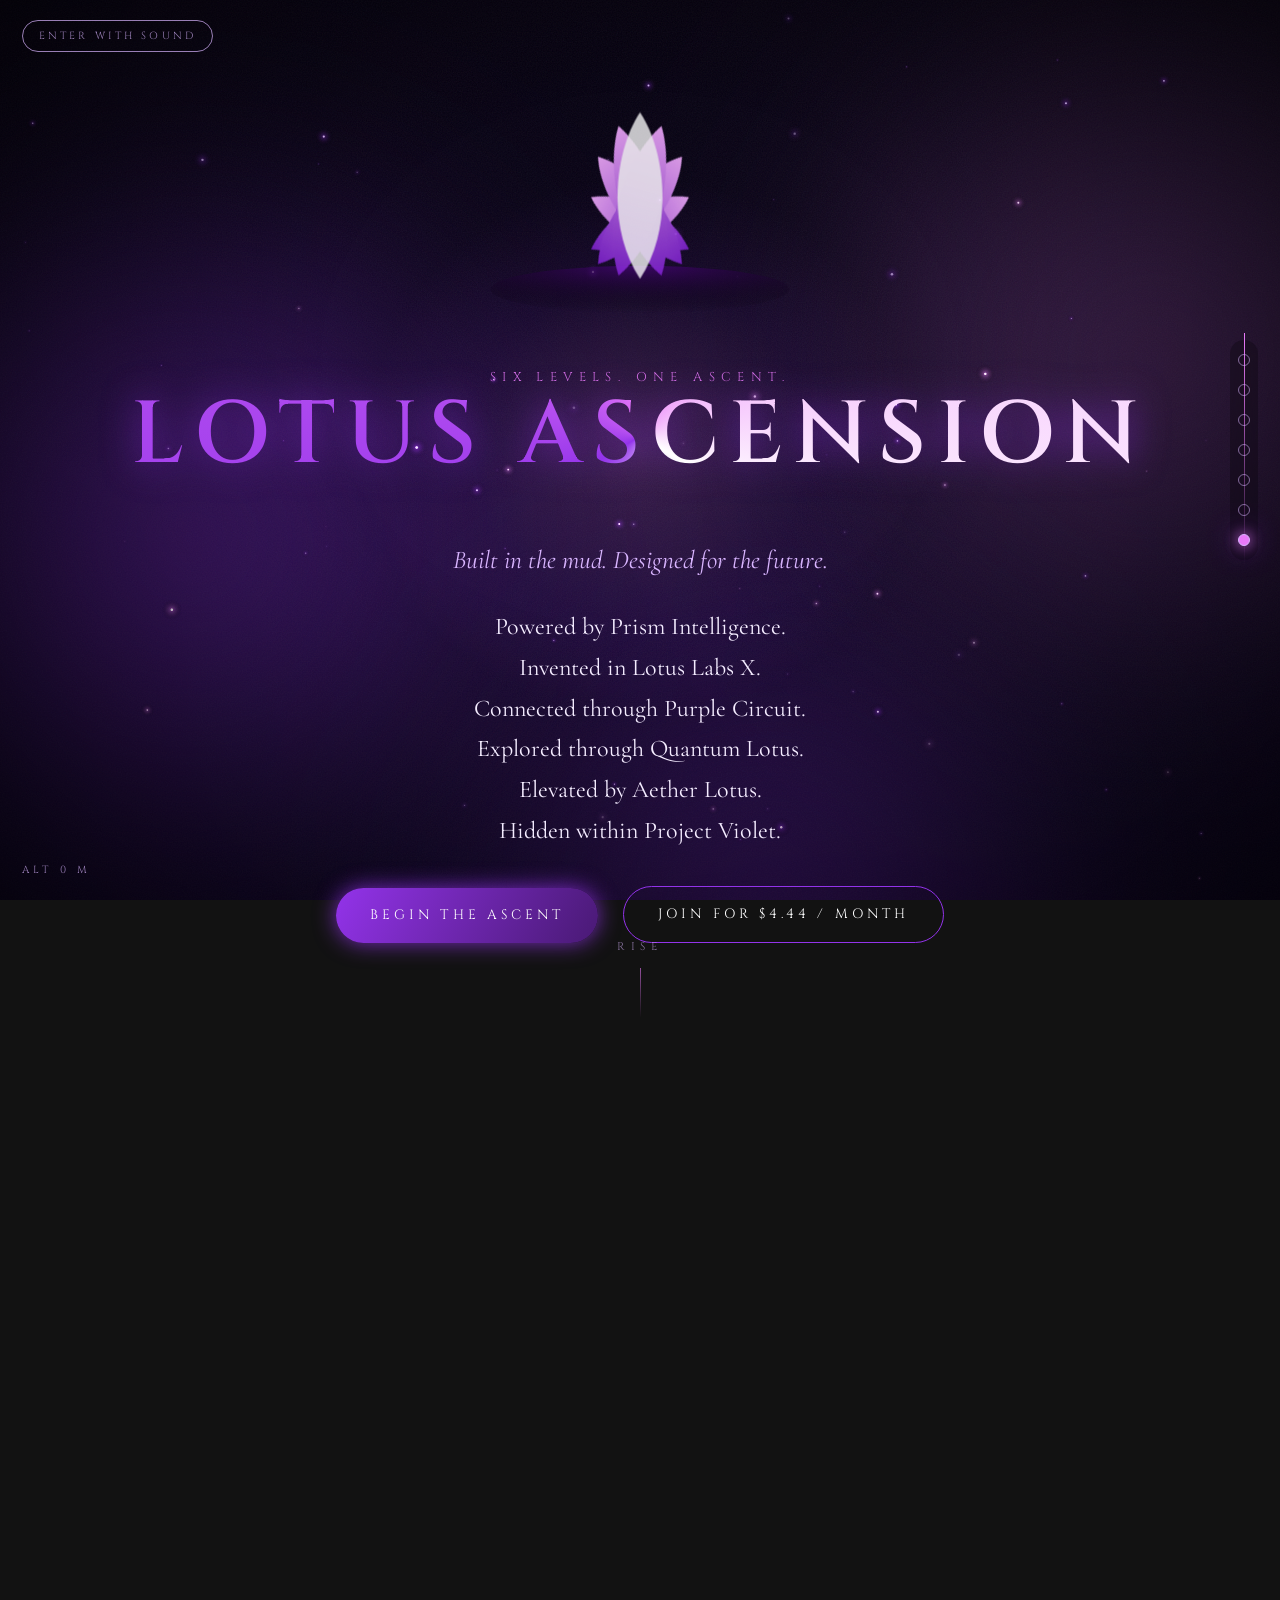
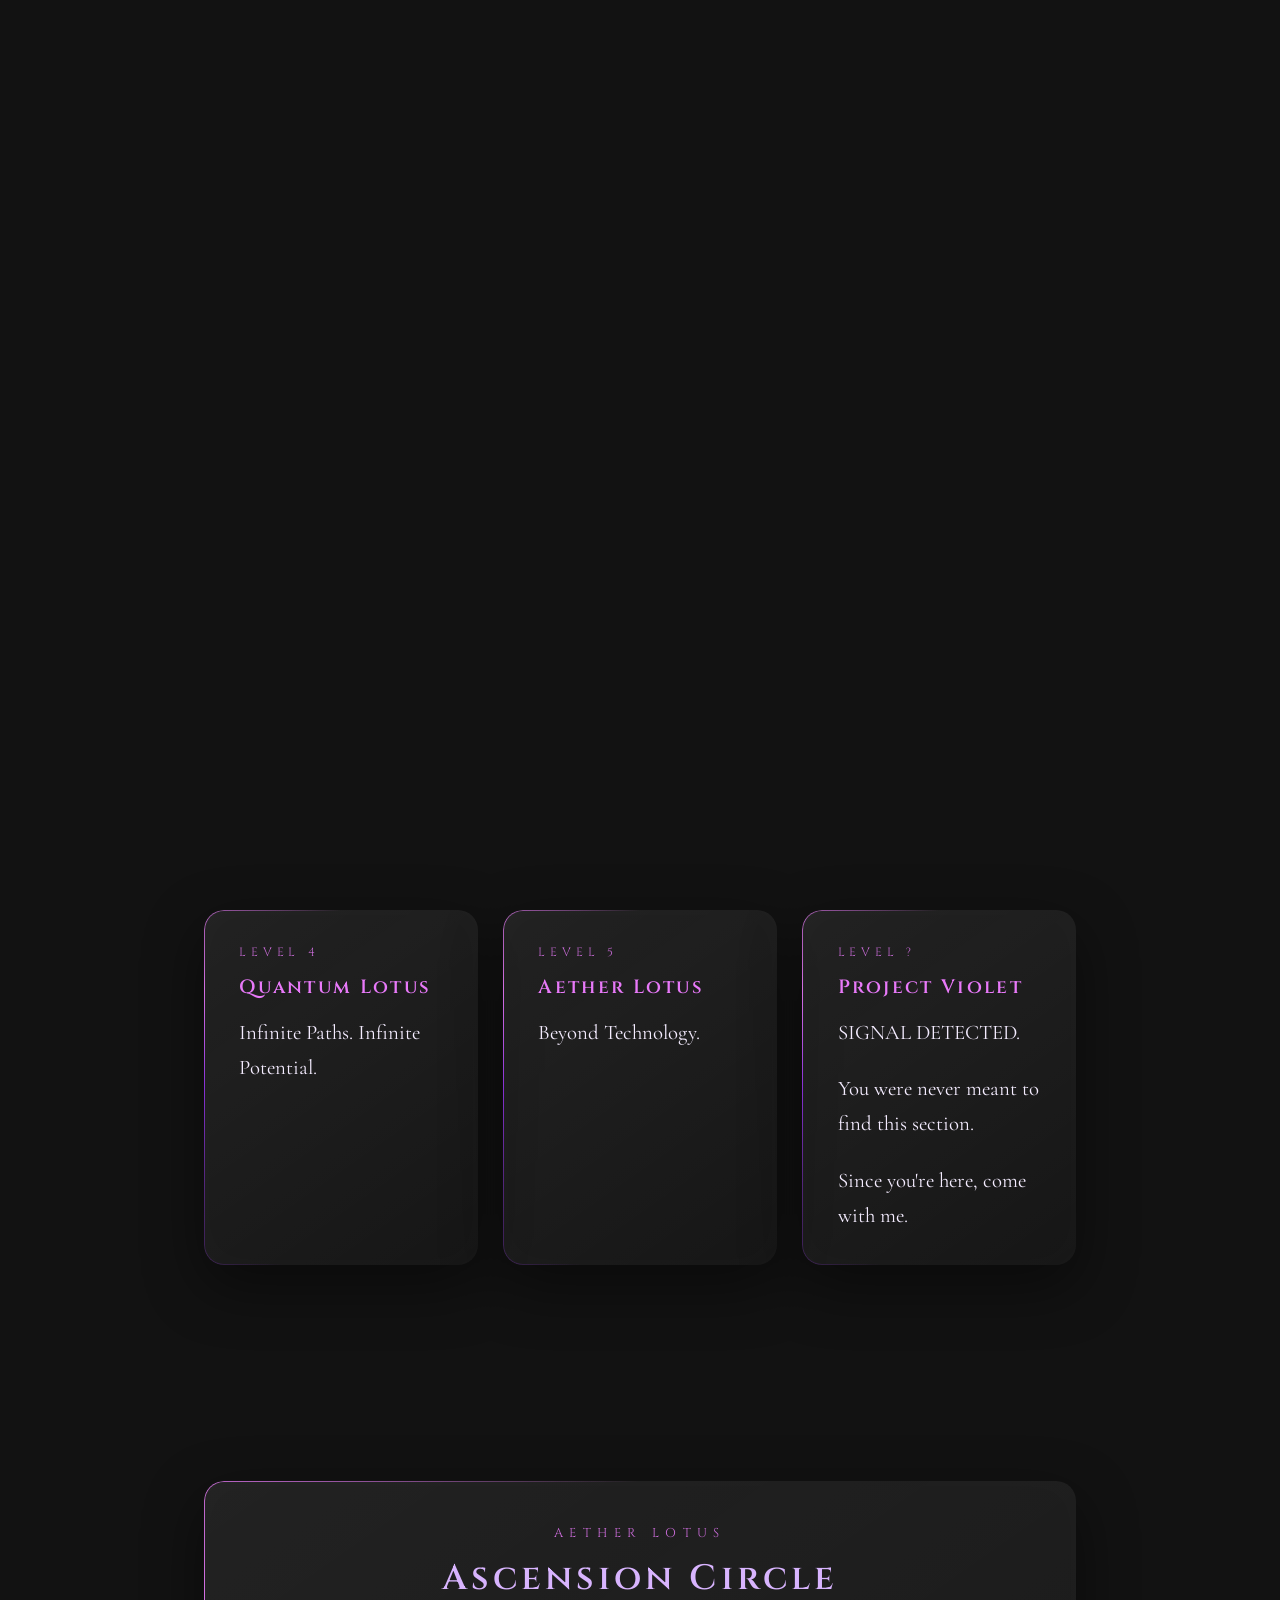
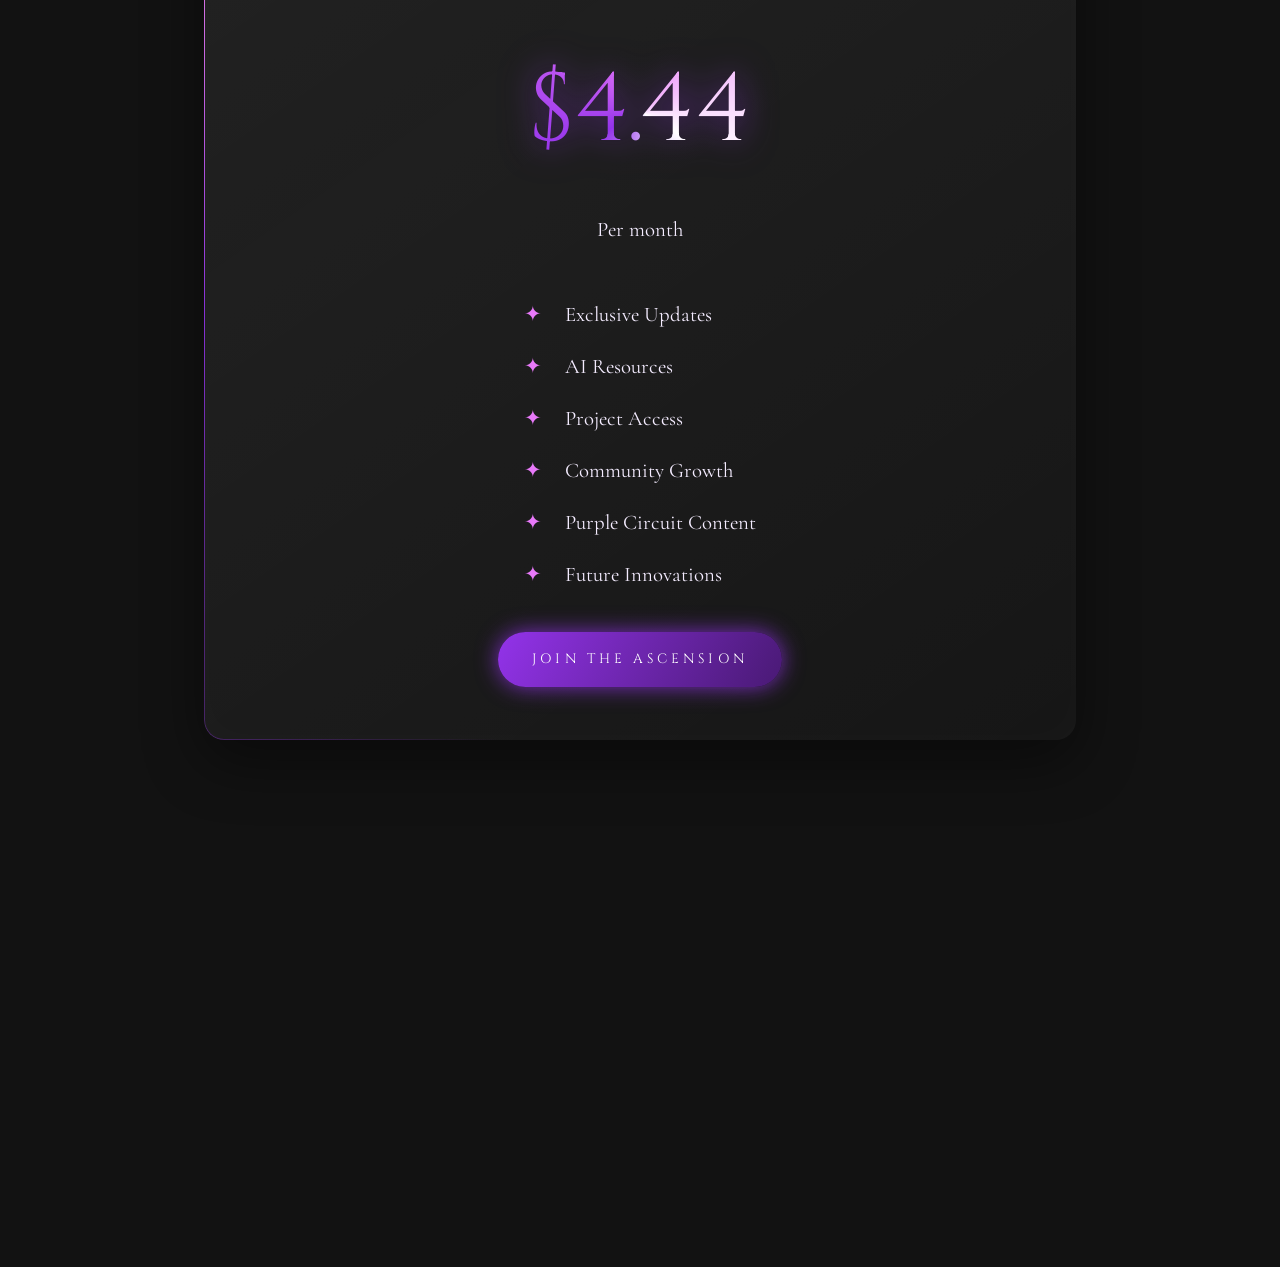
<file: index.html>
<!DOCTYPE html>
<html lang="en">
<head>
<meta charset="UTF-8">
<meta name="viewport" content="width=device-width, initial-scale=1.0">
<title>Lotus Ascension</title>
<meta name="description" content="Built in the mud. Designed for the future.">
<meta name="theme-color" content="#05010F">
<link rel="preconnect" href="https://fonts.googleapis.com">
<link rel="preconnect" href="https://fonts.gstatic.com" crossorigin>
<link href="https://fonts.googleapis.com/css2?family=Cinzel:wght@500;700&family=Cormorant+Garamond:ital,wght@0,400;0,600;1,400&display=swap" rel="stylesheet">
<link rel="stylesheet" href="style.css">
<script src="script.js" defer></script>
</head>
<body data-level="0" data-motes="80">
<main>

<section class="hero">
<svg class="art" viewBox="-150 -160 300 220" aria-hidden="true">
  <defs>
    <linearGradient id="pg" x1="0" y1="1" x2="0" y2="0"><stop offset="0" stop-color="#7e22ce"/><stop offset="1" stop-color="#f0abfc"/></linearGradient>
    <radialGradient id="mud" cx="50%" cy="0%" r="100%"><stop offset="0" stop-color="#3b0764"/><stop offset="1" stop-color="transparent"/></radialGradient>
  </defs>
  <ellipse cx="0" cy="10" rx="140" ry="22" fill="url(#mud)"/>
  <g fill="url(#pg)" opacity=".9">
    <g transform="rotate(-62)"><path class="petal" style="animation-delay:.2s" d="M0 0C-26 -34 -18 -80 0 -104C18 -80 26 -34 0 0Z"/></g>
    <g transform="rotate(62)"><path class="petal" style="animation-delay:.2s" d="M0 0C-26 -34 -18 -80 0 -104C18 -80 26 -34 0 0Z"/></g>
    <g transform="rotate(-38)"><path class="petal" style="animation-delay:.6s" d="M0 0C-28 -40 -20 -100 0 -128C20 -100 28 -40 0 0Z"/></g>
    <g transform="rotate(38)"><path class="petal" style="animation-delay:.6s" d="M0 0C-28 -40 -20 -100 0 -128C20 -100 28 -40 0 0Z"/></g>
    <g transform="rotate(-16)"><path class="petal" style="animation-delay:1s" d="M0 0C-30 -44 -22 -112 0 -146C22 -112 30 -44 0 0Z"/></g>
    <g transform="rotate(16)"><path class="petal" style="animation-delay:1s" d="M0 0C-30 -44 -22 -112 0 -146C22 -112 30 -44 0 0Z"/></g>
    <path class="petal" style="animation-delay:1.4s" d="M0 0C-32 -48 -24 -120 0 -156C24 -120 32 -48 0 0Z" fill="#fff" fill-opacity=".85"/>
  </g>
</svg>
<span class="tag">Six levels. One ascent.</span>
<h1 class="shine">Lotus Ascension</h1>
<p class="subtitle">Built in the mud. Designed for the future.</p>
<p class="lead">
Powered by Prism Intelligence.<br>
Invented in Lotus Labs X.<br>
Connected through Purple Circuit.<br>
Explored through Quantum Lotus.<br>
Elevated by Aether Lotus.<br>
Hidden within Project Violet.
</p>
<div>
<a href="prism-intelligence.html" class="button">Begin The Ascent</a>
<a href="#membership" class="button ghost">Join For $4.44 / Month</a>
</div>
<span class="scroll-hint">RISE</span>
</section>

<section id="pyramid" class="section" style="text-align:center">
<span class="tag reveal">The Map</span>
<h2 class="reveal">The Ascent</h2>
<svg class="pyramid reveal" viewBox="0 0 520 360" role="group" aria-label="Pyramid of the five levels, with Project Violet floating above">
  <defs>
    <linearGradient id="tier" x1="0" y1="0" x2="0" y2="1"><stop offset="0" stop-color="#e879f9" stop-opacity=".55"/><stop offset="1" stop-color="#7e22ce" stop-opacity=".25"/></linearGradient>
    <linearGradient id="ray" x1="0" y1="0" x2="0" y2="1"><stop offset="0" stop-color="#e9d5ff" stop-opacity=".9"/><stop offset="1" stop-color="#e9d5ff" stop-opacity="0"/></linearGradient>
  </defs>
  <ellipse cx="200" cy="312" rx="190" ry="14" fill="#3b0764" opacity=".6"/>
  <rect class="ray" x="198.5" y="54" width="3" height="250" fill="url(#ray)"/>
  <g class="cap"><polygon points="200,6 224,50 176,50"/><circle cx="200" cy="34" r="3.5"/></g>
  <a href="aether-lotus.html" class="tier" aria-label="Level 5, Aether Lotus"><polygon points="194,80 206,80 230,120 170,120"/></a>
  <a href="quantum-lotus.html" class="tier" aria-label="Level 4, Quantum Lotus"><polygon points="166.4,126 233.6,126 257.6,166 142.4,166"/></a>
  <a href="purple-circuit.html" class="tier" aria-label="Level 3, Purple Circuit"><polygon points="138.8,172 261.2,172 285.2,212 114.8,212"/></a>
  <a href="lotus-labs-x.html" class="tier" aria-label="Level 2, Lotus Labs X"><polygon points="111.2,218 288.8,218 312.8,258 87.2,258"/></a>
  <a href="prism-intelligence.html" class="tier" aria-label="Level 1, Prism Intelligence"><polygon points="83.6,264 316.4,264 340.4,304 59.6,304"/></a>
  <g class="lbl" text-anchor="start">
    <text x="262" y="44" class="v">??  PROJECT VIOLET</text>
    <text x="246" y="105">5  AETHER LOTUS</text>
    <text x="272" y="151">4  QUANTUM LOTUS</text>
    <text x="298" y="197">3  PURPLE CIRCUIT</text>
    <text x="324" y="243">2  LOTUS LABS X</text>
    <text x="350" y="289">1  PRISM INTELLIGENCE</text>
  </g>
</svg>
<div class="card reveal" style="margin-top:2rem">
<p>The base is the mind. Each tier lifts you higher, and each is built on the one beneath it.</p>
<p>At the summit floats the one piece that cannot be built, only found. <strong>Project Violet.</strong></p>
</div>
</section>

<section id="ecosystem" class="section">
<h2 class="reveal">The Ecosystem</h2>
<p class="reveal">Every level sits higher than the last. Climb them in order, or choose your door.</p>
<div class="grid">
<a class="card reveal" href="prism-intelligence.html"><span class="level-no">LEVEL 1</span><h3>Prism Intelligence</h3><p>One Idea. Infinite Outcomes.</p></a>
<a class="card reveal" href="lotus-labs-x.html"><span class="level-no">LEVEL 2</span><h3>Lotus Labs X</h3><p>Building Tomorrow Before It Exists.</p></a>
<a class="card reveal" href="purple-circuit.html"><span class="level-no">LEVEL 3</span><h3>Purple Circuit</h3><p>Creativity at Full Voltage.</p></a>
<a class="card reveal" href="quantum-lotus.html"><span class="level-no">LEVEL 4</span><h3>Quantum Lotus</h3><p>Infinite Paths. Infinite Potential.</p></a>
<a class="card reveal" href="aether-lotus.html"><span class="level-no">LEVEL 5</span><h3>Aether Lotus</h3><p>Beyond Technology.</p></a>
<a class="card reveal signal" href="project-violet.html"><span class="level-no">LEVEL ?</span><h3>Project Violet</h3><p>SIGNAL DETECTED.</p><p>You were never meant to find this section.</p><p>Since you're here, come with me.</p></a>
</div>
</section>

<section id="membership" class="section">
<div class="card reveal" style="text-align:center">
<span class="tag">Aether Lotus</span>
<h2>Ascension Circle</h2>
<div class="price shine">$4.44</div>
<p>Per month</p>
<ul class="glyphs" style="display:inline-block;text-align:left">
<li>Exclusive Updates</li>
<li>AI Resources</li>
<li>Project Access</li>
<li>Community Growth</li>
<li>Purple Circuit Content</li>
<li>Future Innovations</li>
</ul>
<div><a href="#" class="button">Join The Ascension</a></div>
</div>
</section>

</main>
<footer class="reveal">
<p>The future isn't coming.<br>We're building it.</p>
</footer>
</body>
</html>
</file>
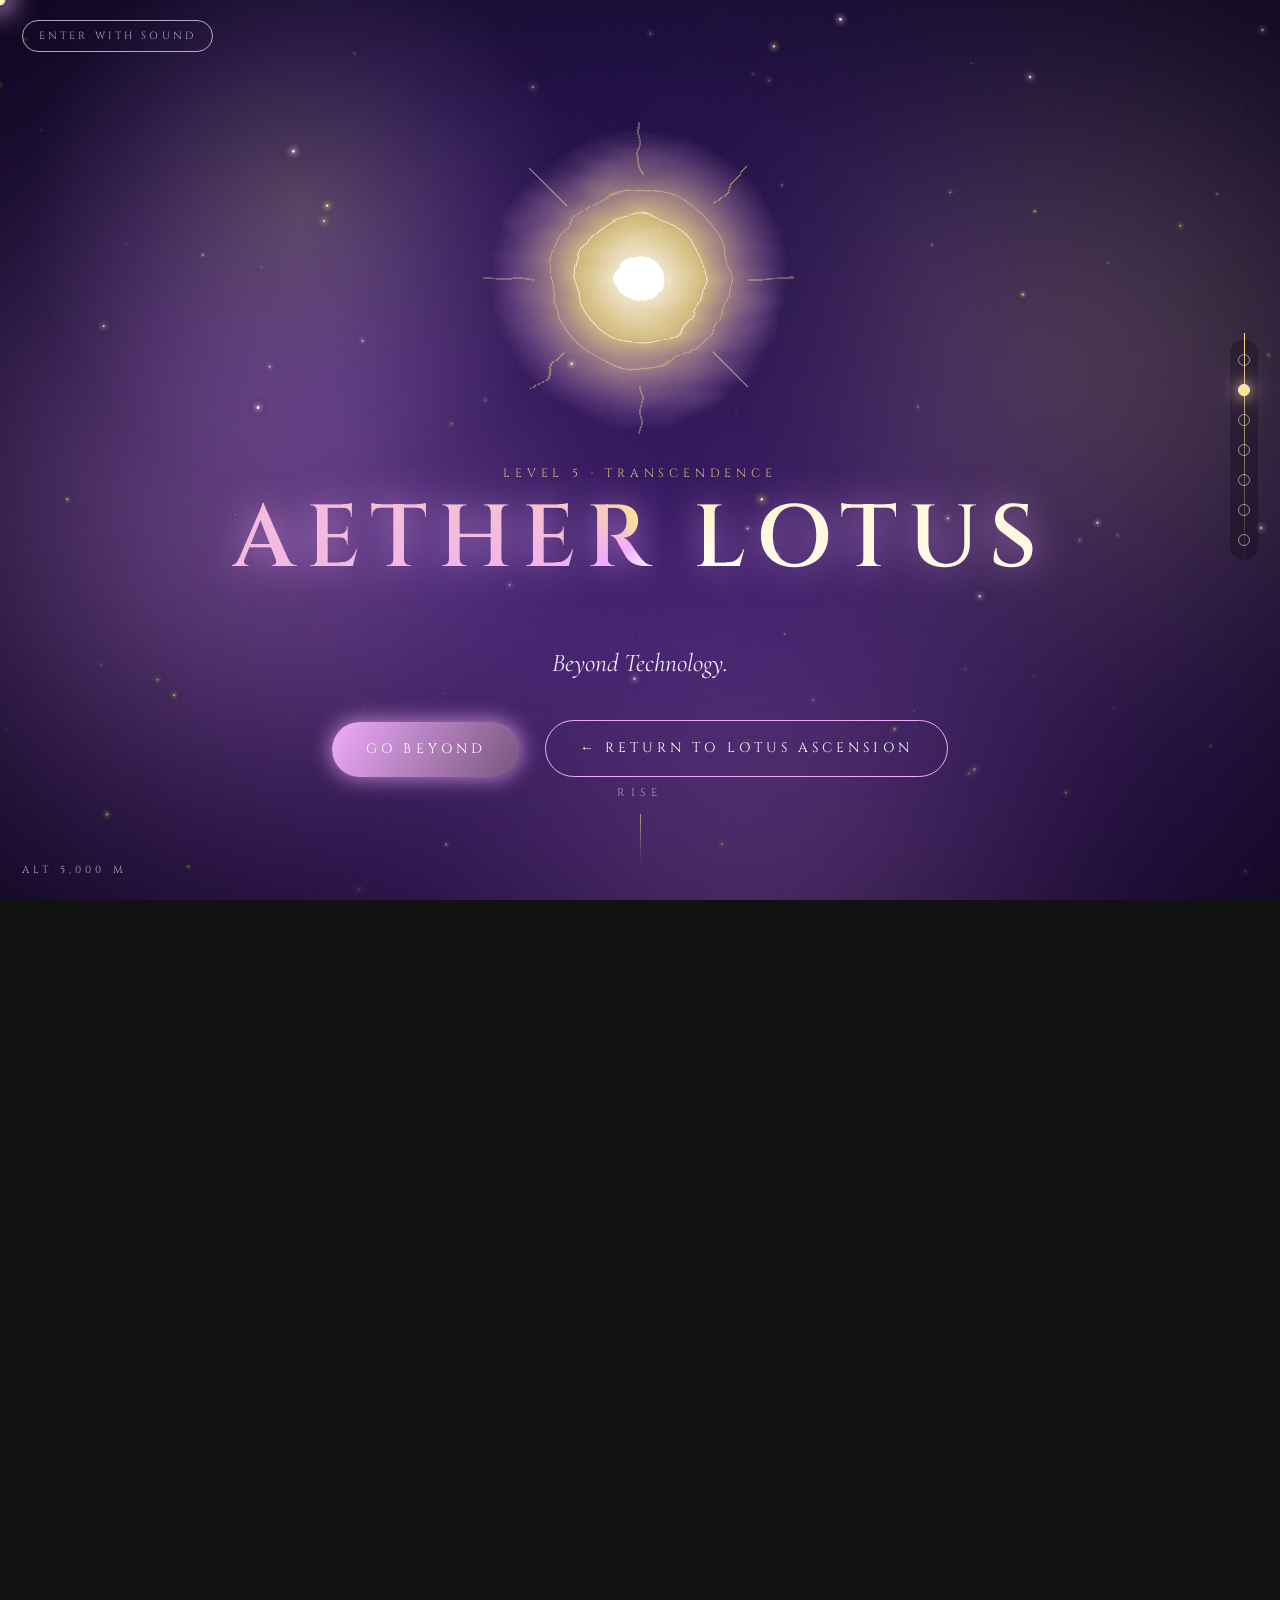
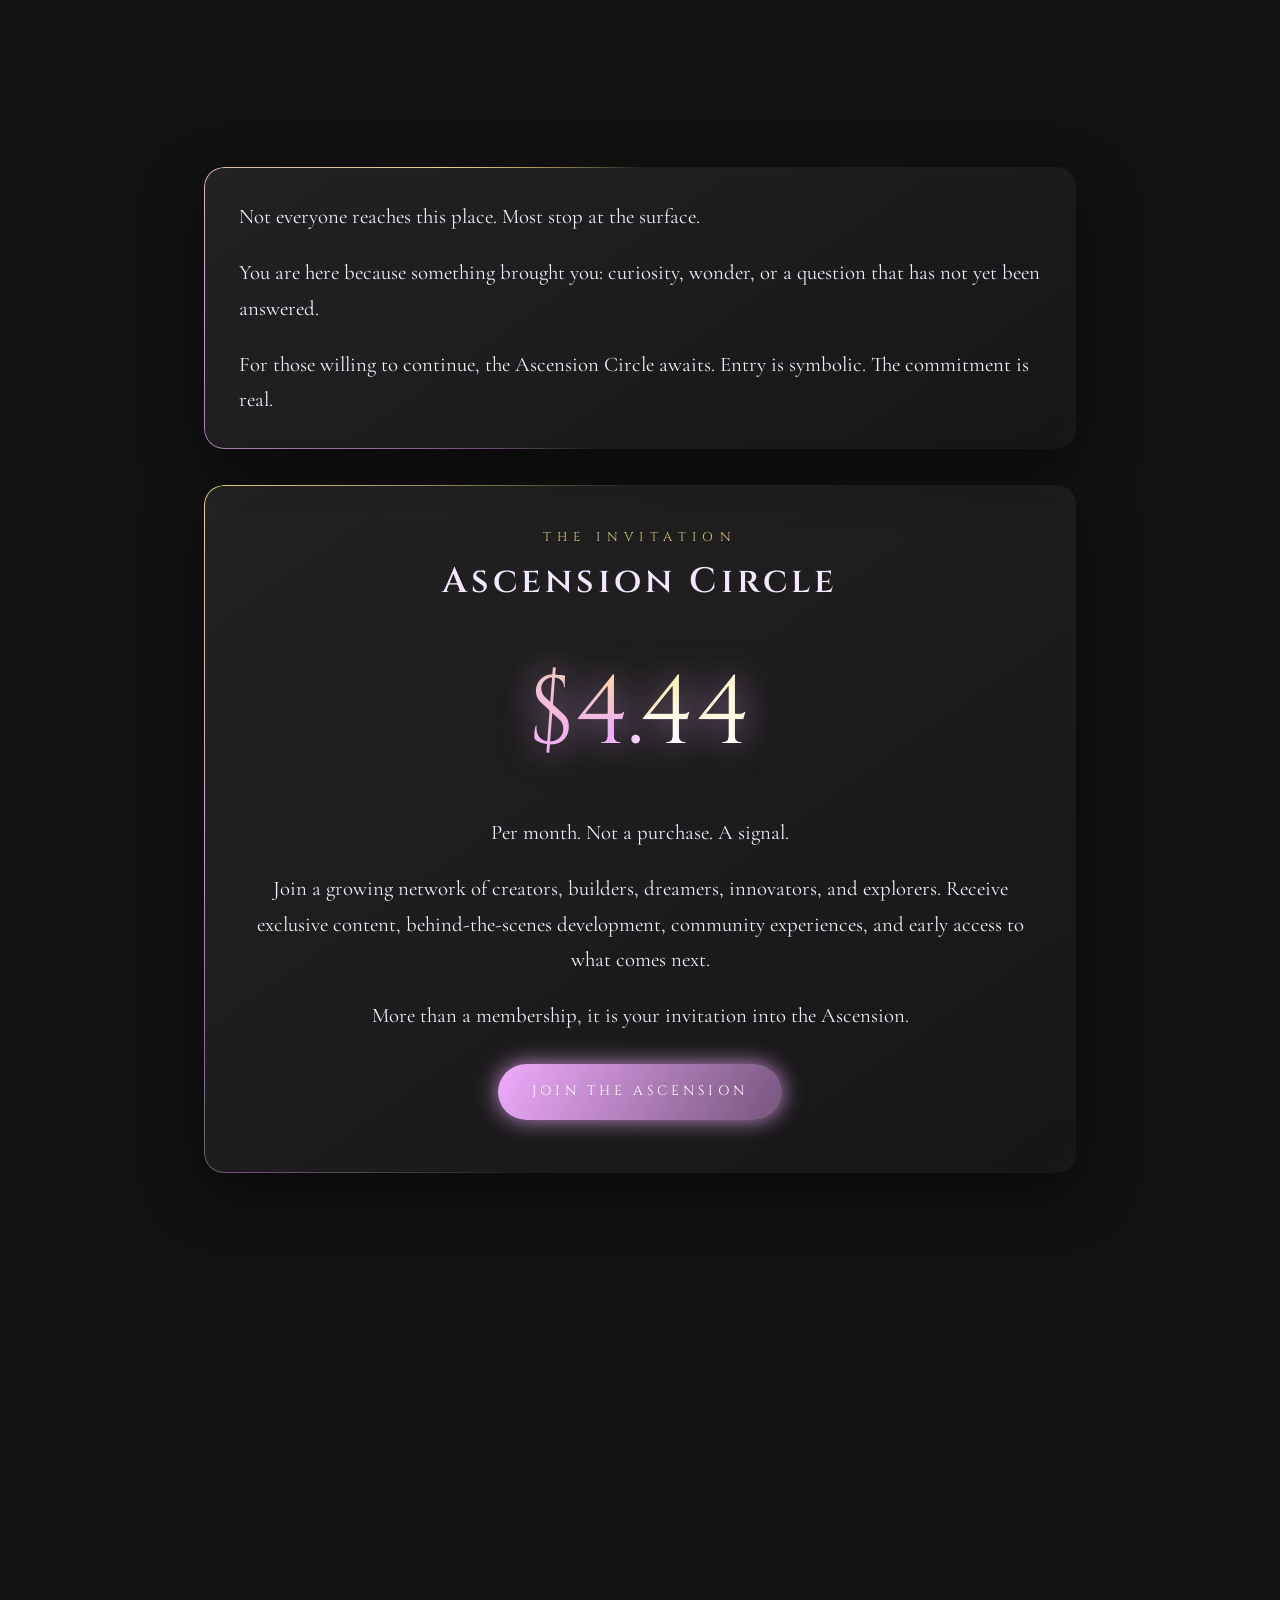
<file: aether-lotus.html>
<!DOCTYPE html>
<html lang="en">
<head>
<meta charset="UTF-8">
<meta name="viewport" content="width=device-width, initial-scale=1.0">
<title>Aether Lotus | Lotus Ascension</title>
<link rel="preconnect" href="https://fonts.googleapis.com">
<link rel="preconnect" href="https://fonts.gstatic.com" crossorigin>
<link href="https://fonts.googleapis.com/css2?family=Cinzel:wght@500;700&family=Cormorant+Garamond:ital,wght@0,400;0,600;1,400&display=swap" rel="stylesheet">
<link rel="stylesheet" href="style.css">
<script src="script.js" defer></script>
</head>
<body data-level="5" data-motes="90">
<svg width="0" height="0" style="position:absolute" aria-hidden="true">
  <filter id="heat"><feTurbulence type="fractalNoise" baseFrequency="0.012 0.03" numOctaves="2" seed="4"><animate attributeName="baseFrequency" dur="14s" values="0.012 0.03;0.02 0.045;0.012 0.03" repeatCount="indefinite"/></feTurbulence><feDisplacementMap in="SourceGraphic" scale="14"/></filter>
</svg>
<main>

<section class="hero">
<svg class="art shimmer" viewBox="-150 -150 300 300" aria-hidden="true" fill="none">
  <defs><radialGradient id="sun"><stop offset="0" stop-color="#fff"/><stop offset=".4" stop-color="#fde68a" stop-opacity=".8"/><stop offset="1" stop-color="#f0abfc" stop-opacity="0"/></radialGradient></defs>
  <circle class="halo" r="140" fill="url(#sun)"/>
  <g class="orbit r3" stroke="#fde68a" stroke-opacity=".6"><line x1="0" y1="-146" x2="0" y2="-100"/><line x1="0" y1="146" x2="0" y2="100"/><line x1="-146" y1="0" x2="-100" y2="0"/><line x1="146" y1="0" x2="100" y2="0"/>
  <line x1="103" y1="103" x2="70" y2="70"/><line x1="-103" y1="-103" x2="-70" y2="-70"/><line x1="103" y1="-103" x2="70" y2="-70"/><line x1="-103" y1="103" x2="-70" y2="70"/></g>
  <circle r="60" stroke="#fff" stroke-opacity=".7"/><circle r="84" stroke="#fde68a" stroke-opacity=".4"/>
  <circle r="22" fill="#fff"/>
</svg>
<span class="level-no">LEVEL 5 · TRANSCENDENCE</span>
<h1 class="shine">Aether Lotus</h1>
<p class="subtitle">Beyond Technology.</p>
<div>
<a href="#beyond" class="button">Go Beyond</a>
<a href="index.html" class="button ghost">← Return To Lotus Ascension</a>
</div>
<span class="scroll-hint">RISE</span>
</section>

<section id="beyond" class="section">
<div class="card reveal">
<p class="words">Prism Intelligence is the mind.</p>
<p class="words">Lotus Labs X is the laboratory.</p>
<p class="words">Purple Circuit is the pulse.</p>
<p class="words">Quantum Lotus is possibility.</p>
<h3>Aether Lotus is transcendence.</h3>
</div>

<div class="card reveal">
<p>Some visitors arrive. Some observe. Some leave.</p>
<h3>A few choose to ascend.</h3>
<p>Aether is the space beyond what can be measured: beyond code, beyond algorithms, beyond technology. It is where imagination becomes direction, and direction becomes destiny.</p>
<p>Aether Lotus exists for those who believe the future is not discovered.</p>
<h3>It is created.</h3>
</div>

<div class="card reveal">
<p>Not everyone reaches this place. Most stop at the surface.</p>
<p>You are here because something brought you: curiosity, wonder, or a question that has not yet been answered.</p>
<p>For those willing to continue, the Ascension Circle awaits. Entry is symbolic. The commitment is real.</p>
</div>

<div id="invitation" class="card reveal" style="text-align:center">
<span class="tag">The Invitation</span>
<h2>Ascension Circle</h2>
<div class="price shine">$4.44</div>
<p>Per month. Not a purchase. A signal.</p>
<p>Join a growing network of creators, builders, dreamers, innovators, and explorers. Receive exclusive content, behind-the-scenes development, community experiences, and early access to what comes next.</p>
<p>More than a membership, it is your invitation into the Ascension.</p>
<a href="#" class="button">Join The Ascension</a>
</div>

<div class="card reveal signal" style="text-align:center">
<svg class="pyramid mini" viewBox="0 0 120 80" role="group" aria-label="The capstone detaches from the pyramid">
  <defs><linearGradient id="tier" x1="0" y1="0" x2="0" y2="1"><stop offset="0" stop-color="#fde68a" stop-opacity=".55"/><stop offset="1" stop-color="#f0abfc" stop-opacity=".25"/></linearGradient></defs>
  <rect class="ray" x="59" y="40" width="2" height="38" fill="#e9d5ff" opacity=".5"/>
  <a href="project-violet.html" class="cap" aria-label="Project Violet"><polygon points="60,6 82,46 38,46"/><circle cx="60" cy="34" r="3.5"/></a>
  <polygon class="tier" points="48,60 72,60 90,78 30,78"/>
</svg>
<h3>There is one final door.</h3>
<p>No map leads to it. No search engine reveals it. Most visitors pass it without noticing, and those who do not rarely leave unchanged.</p>
<a href="project-violet.html" class="button">Access Project Violet</a>
</div>
</section>

</main>
<footer class="reveal"><p>Higher is a choice.</p></footer>
</body>
</html>
</file>
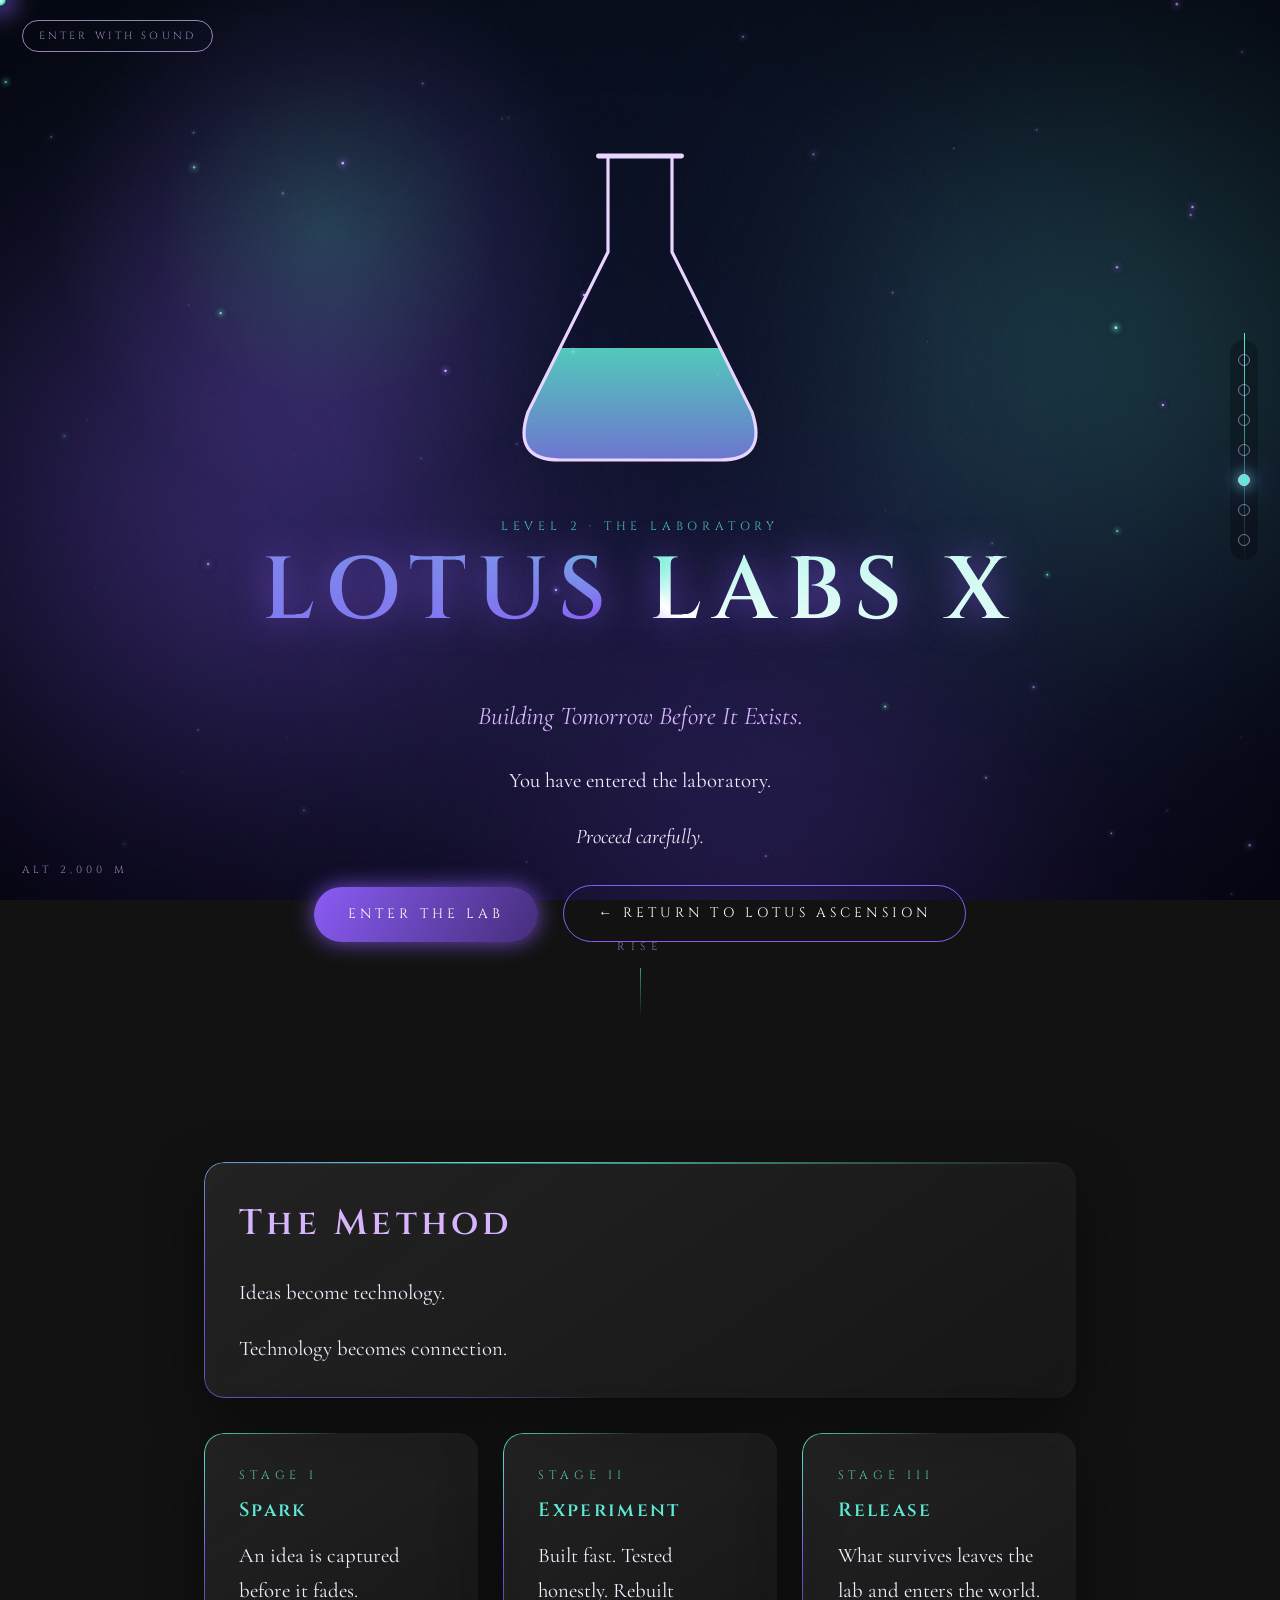
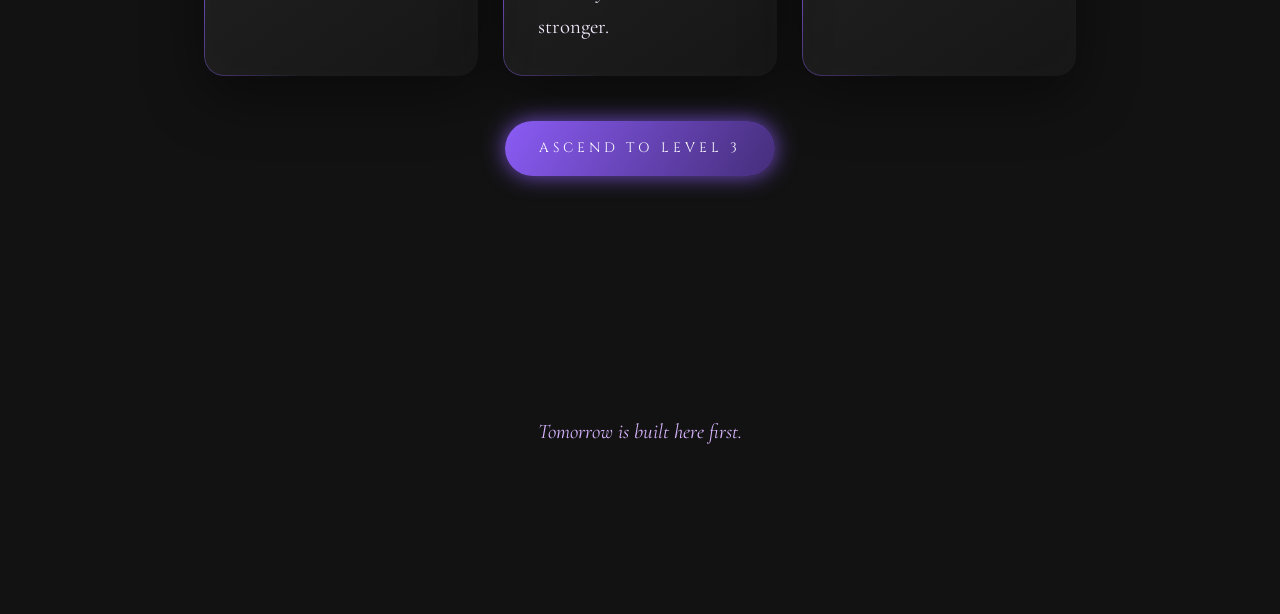
<file: lotus-labs-x.html>
<!DOCTYPE html>
<html lang="en">
<head>
<meta charset="UTF-8">
<meta name="viewport" content="width=device-width, initial-scale=1.0">
<title>Lotus Labs X | Lotus Ascension</title>
<link rel="preconnect" href="https://fonts.googleapis.com">
<link rel="preconnect" href="https://fonts.gstatic.com" crossorigin>
<link href="https://fonts.googleapis.com/css2?family=Cinzel:wght@500;700&family=Cormorant+Garamond:ital,wght@0,400;0,600;1,400&display=swap" rel="stylesheet">
<link rel="stylesheet" href="style.css">
<script src="script.js" defer></script>
</head>
<body data-level="2" data-motes="60">
<main>

<section class="hero">
<svg class="art" viewBox="0 0 200 240" aria-hidden="true">
  <defs><linearGradient id="liq" x1="0" y1="0" x2="0" y2="1"><stop offset="0" stop-color="#5eead4"/><stop offset="1" stop-color="#8b5cf6"/></linearGradient>
  <clipPath id="fl"><path d="M80 30h40v60l50 100q10 30-20 30H50q-30 0-20-30l50-100z"/></clipPath></defs>
  <g clip-path="url(#fl)"><rect x="0" y="150" width="200" height="100" fill="url(#liq)" opacity=".85"/>
    <circle class="bubble" cx="90" cy="200" r="6" fill="#fff" opacity=".7"/>
    <circle class="bubble" style="animation-delay:1.5s" cx="115" cy="205" r="4" fill="#fff"/>
    <circle class="bubble" style="animation-delay:3s" cx="100" cy="210" r="8" fill="#fff"/>
    <circle class="bubble" style="animation-delay:4.2s" cx="135" cy="200" r="3" fill="#fff"/></g>
  <path d="M80 30h40v60l50 100q10 30-20 30H50q-30 0-20-30l50-100z" fill="none" stroke="#e9d5ff" stroke-width="2"/>
  <line x1="74" y1="30" x2="126" y2="30" stroke="#e9d5ff" stroke-width="3" stroke-linecap="round"/>
</svg>
<span class="level-no">LEVEL 2 · THE LABORATORY</span>
<h1 class="shine">Lotus Labs X</h1>
<p class="subtitle">Building Tomorrow Before It Exists.</p>
<p>You have entered the laboratory.</p>
<p><em>Proceed carefully.</em></p>
<div>
<a href="#method" class="button">Enter The Lab</a>
<a href="index.html" class="button ghost">← Return To Lotus Ascension</a>
</div>
<span class="scroll-hint">RISE</span>
</section>

<section id="method" class="section">
<div class="card scan reveal" style="overflow:hidden">
<h2>The Method</h2>
<p>Ideas become technology.</p>
<p>Technology becomes connection.</p>
</div>
<div class="grid">
<div class="card reveal"><span class="level-no">STAGE I</span><h3>Spark</h3><p>An idea is captured before it fades.</p></div>
<div class="card reveal"><span class="level-no">STAGE II</span><h3>Experiment</h3><p>Built fast. Tested honestly. Rebuilt stronger.</p></div>
<div class="card reveal"><span class="level-no">STAGE III</span><h3>Release</h3><p>What survives leaves the lab and enters the world.</p></div>
</div>
<div style="text-align:center;margin-top:2.2rem"><a href="purple-circuit.html" class="button">Ascend To Level 3</a></div>
</section>

</main>
<footer class="reveal"><p>Tomorrow is built here first.</p></footer>
</body>
</html>
</file>
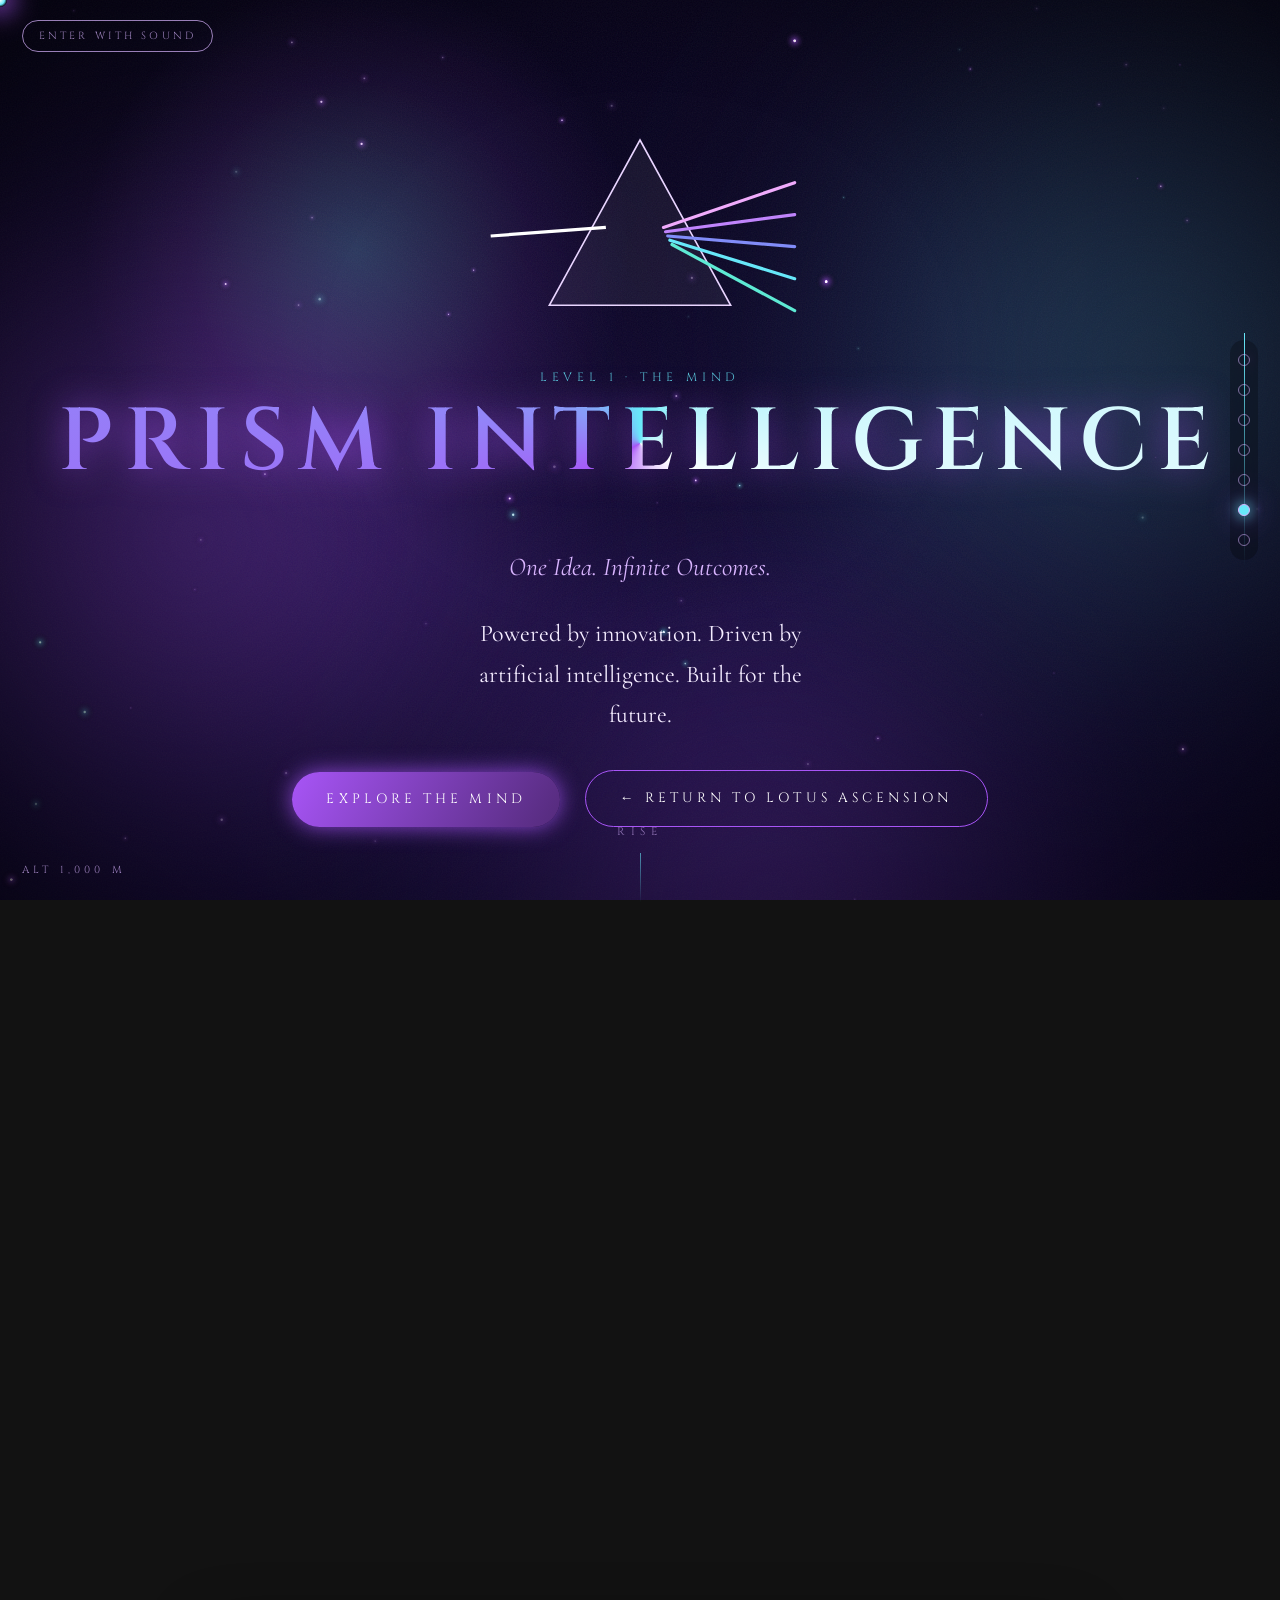
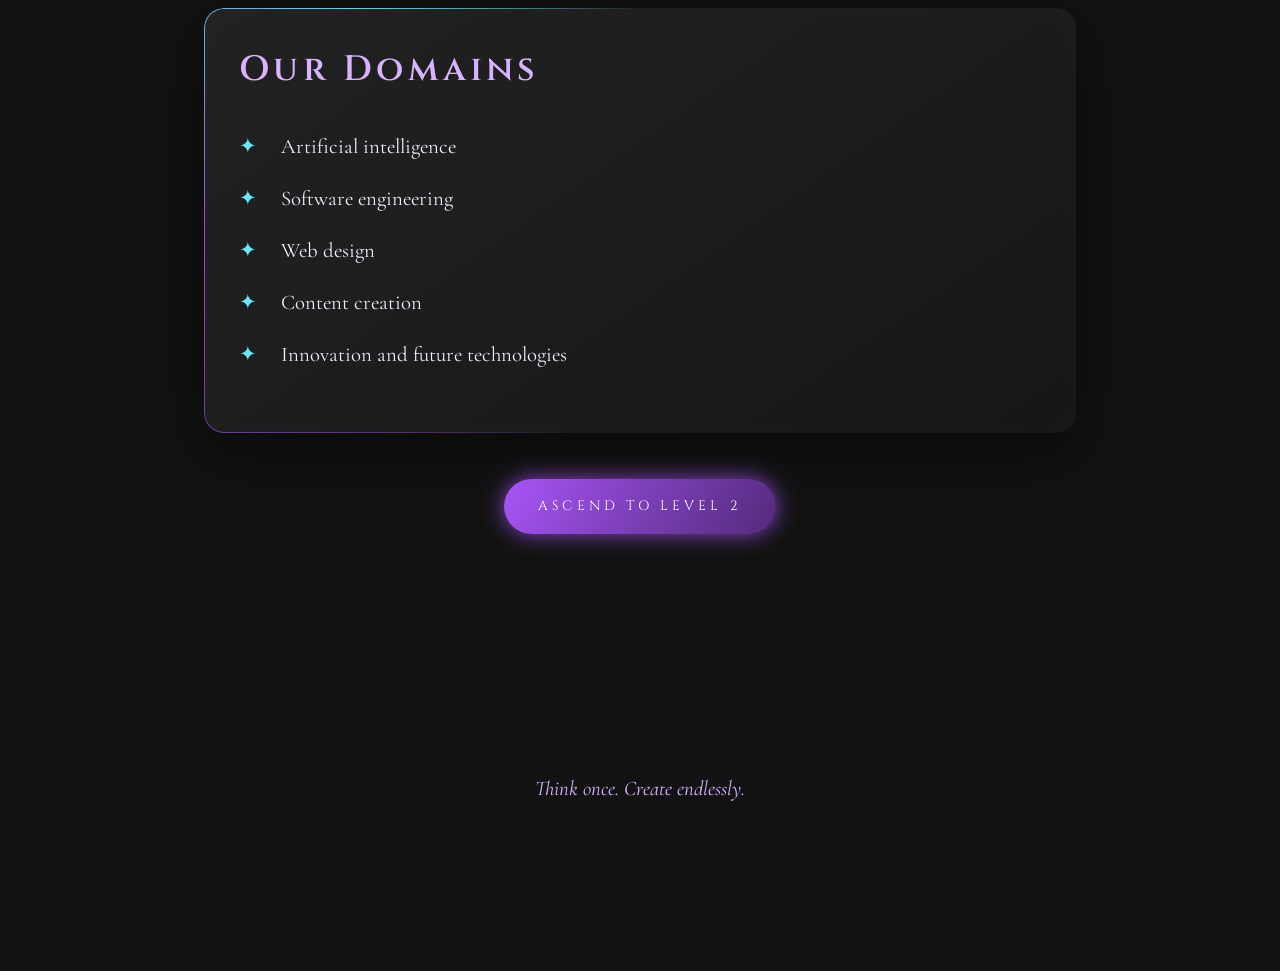
<file: prism-intelligence.html>
<!DOCTYPE html>
<html lang="en">
<head>
<meta charset="UTF-8">
<meta name="viewport" content="width=device-width, initial-scale=1.0">
<title>Prism Intelligence | Lotus Ascension</title>
<link rel="preconnect" href="https://fonts.googleapis.com">
<link rel="preconnect" href="https://fonts.gstatic.com" crossorigin>
<link href="https://fonts.googleapis.com/css2?family=Cinzel:wght@500;700&family=Cormorant+Garamond:ital,wght@0,400;0,600;1,400&display=swap" rel="stylesheet">
<link rel="stylesheet" href="style.css">
<script src="script.js" defer></script>
</head>
<body data-level="1" data-motes="70">
<main>

<section class="hero">
<svg class="art" viewBox="0 0 300 220" aria-hidden="true">
  <polygon points="150,30 235,185 65,185" fill="rgba(255,255,255,.06)" stroke="#e9d5ff" stroke-width="1.5"/>
  <line x1="10" y1="120" x2="118" y2="112" stroke="#fff" stroke-width="3" class="beam" style="animation-direction:normal"/>
  <g stroke-width="3" fill="none" stroke-linecap="round">
    <line class="beam" style="animation-delay:.0s" stroke="#f0abfc" x1="172" y1="112" x2="295" y2="70"/>
    <line class="beam" style="animation-delay:.4s" stroke="#c084fc" x1="174" y1="116" x2="295" y2="100"/>
    <line class="beam" style="animation-delay:.8s" stroke="#818cf8" x1="176" y1="120" x2="295" y2="130"/>
    <line class="beam" style="animation-delay:1.2s" stroke="#67e8f9" x1="178" y1="124" x2="295" y2="160"/>
    <line class="beam" style="animation-delay:1.6s" stroke="#5eead4" x1="180" y1="128" x2="295" y2="190"/>
  </g>
</svg>
<span class="level-no">LEVEL 1 · THE MIND</span>
<h1 class="shine">Prism Intelligence</h1>
<p class="subtitle">One Idea. Infinite Outcomes.</p>
<p class="lead">Powered by innovation. Driven by artificial intelligence. Built for the future.</p>
<div>
<a href="#mind" class="button">Explore The Mind</a>
<a href="index.html" class="button ghost">← Return To Lotus Ascension</a>
</div>
<span class="scroll-hint">RISE</span>
</section>

<section id="mind" class="section">
<div class="card reveal">
<h2>What Is Prism Intelligence?</h2>
<p>Prism Intelligence is the mind behind Lotus Ascension. It takes a single beam of thought and bends it into every color it was hiding.</p>
</div>
<div class="grid">
<div class="card reveal"><span class="level-no">I</span><h3>One Idea</h3><p>Every empire begins as a single thought. Ours begins here.</p></div>
<div class="card reveal"><span class="level-no">II</span><h3>Refraction</h3><p>Artificial intelligence bends it through angles no one has tried.</p></div>
<div class="card reveal"><span class="level-no">III</span><h3>Infinite Outcomes</h3><p>Each color becomes a path: a product, a project, a possibility.</p></div>
</div>
<div class="card reveal" style="margin-top:2.2rem">
<h2>Our Domains</h2>
<ul class="glyphs">
<li>Artificial intelligence</li>
<li>Software engineering</li>
<li>Web design</li>
<li>Content creation</li>
<li>Innovation and future technologies</li>
</ul>
</div>
<div style="text-align:center"><a href="lotus-labs-x.html" class="button">Ascend To Level 2</a></div>
</section>

</main>
<footer class="reveal"><p>Think once. Create endlessly.</p></footer>
</body>
</html>
</file>
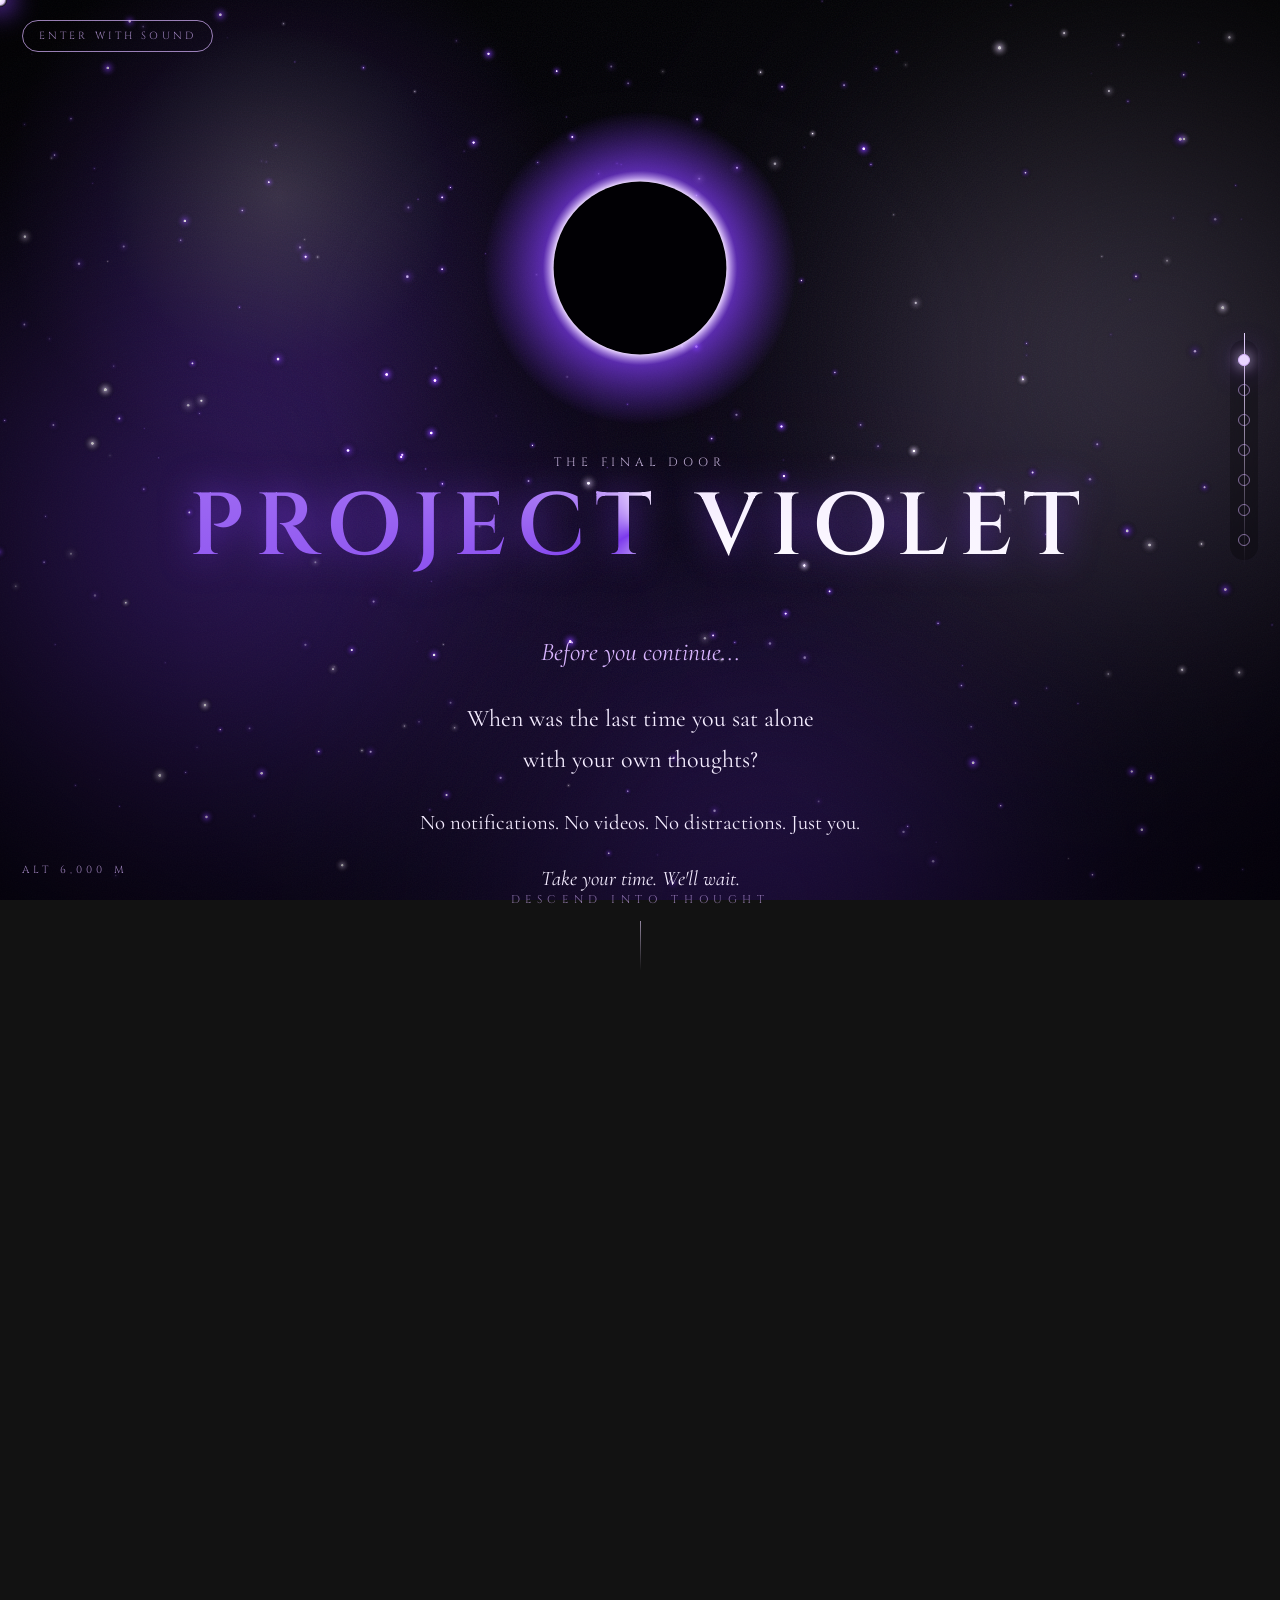
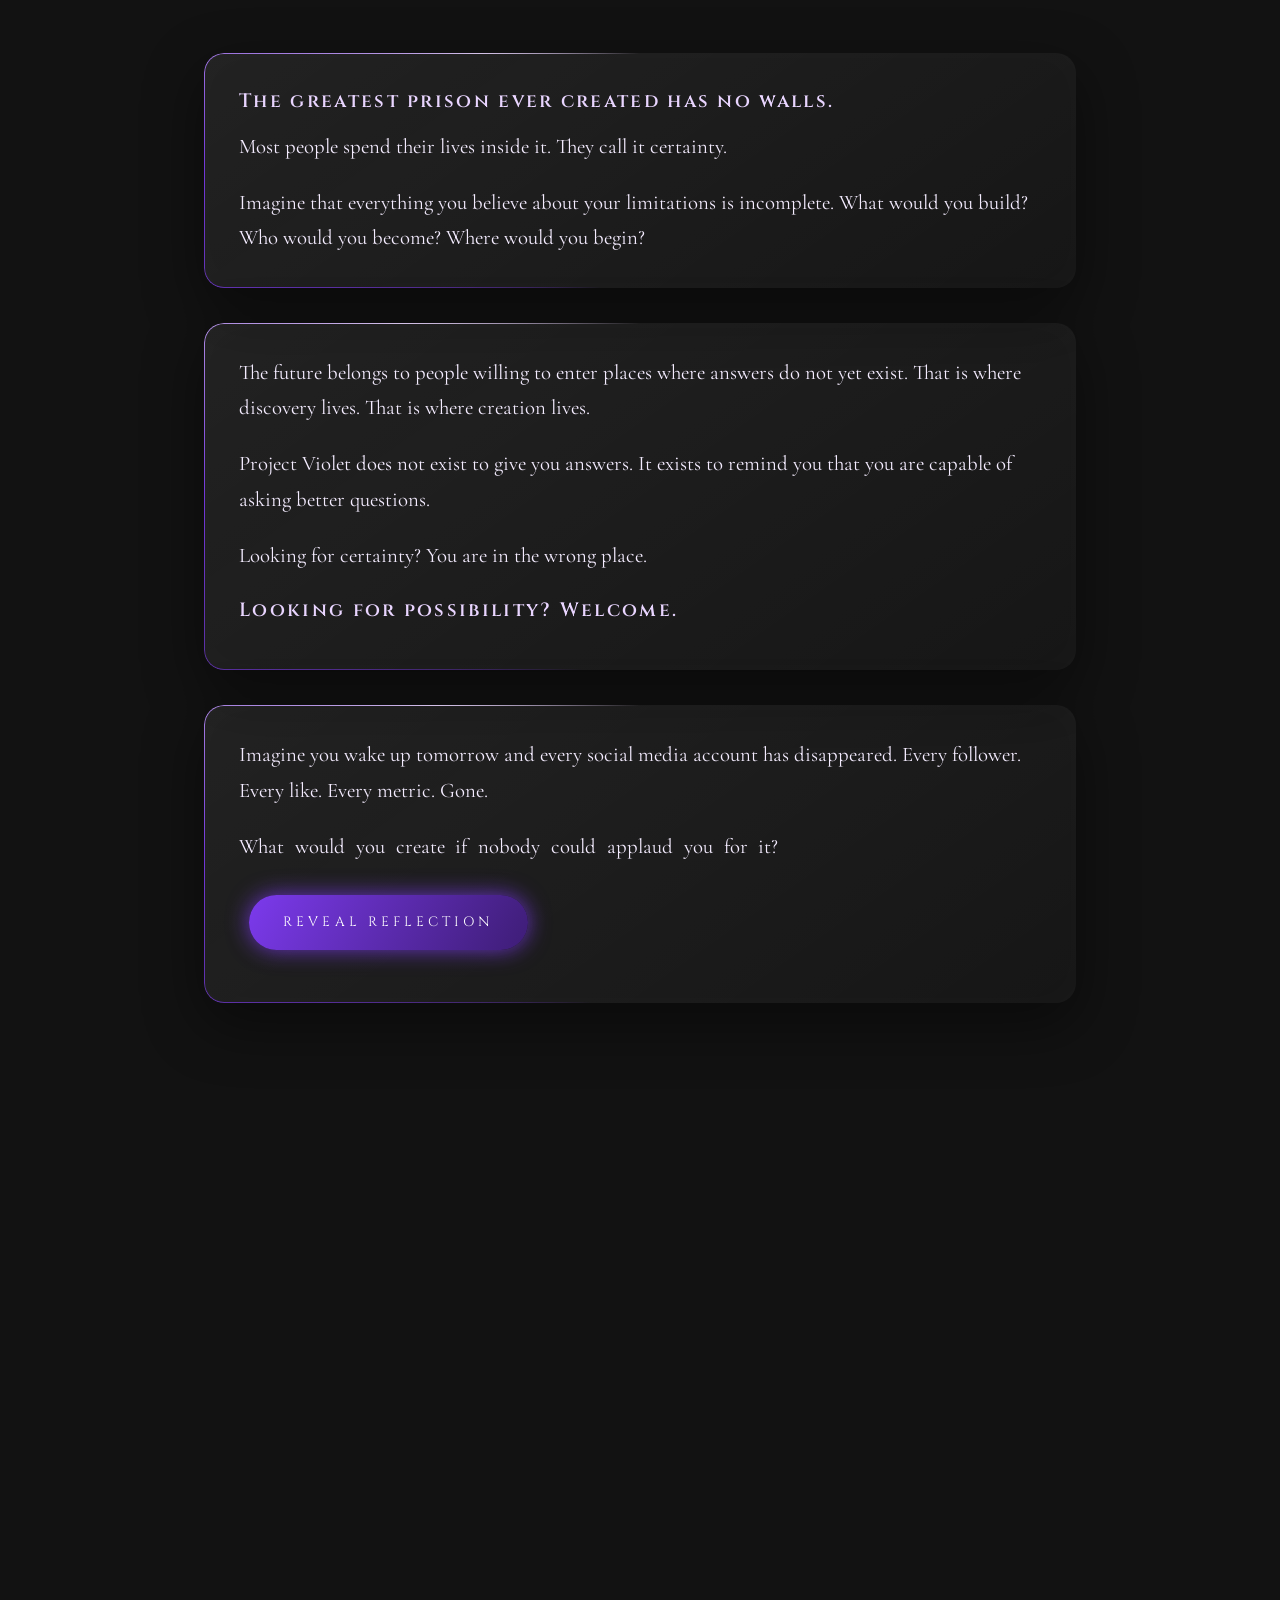
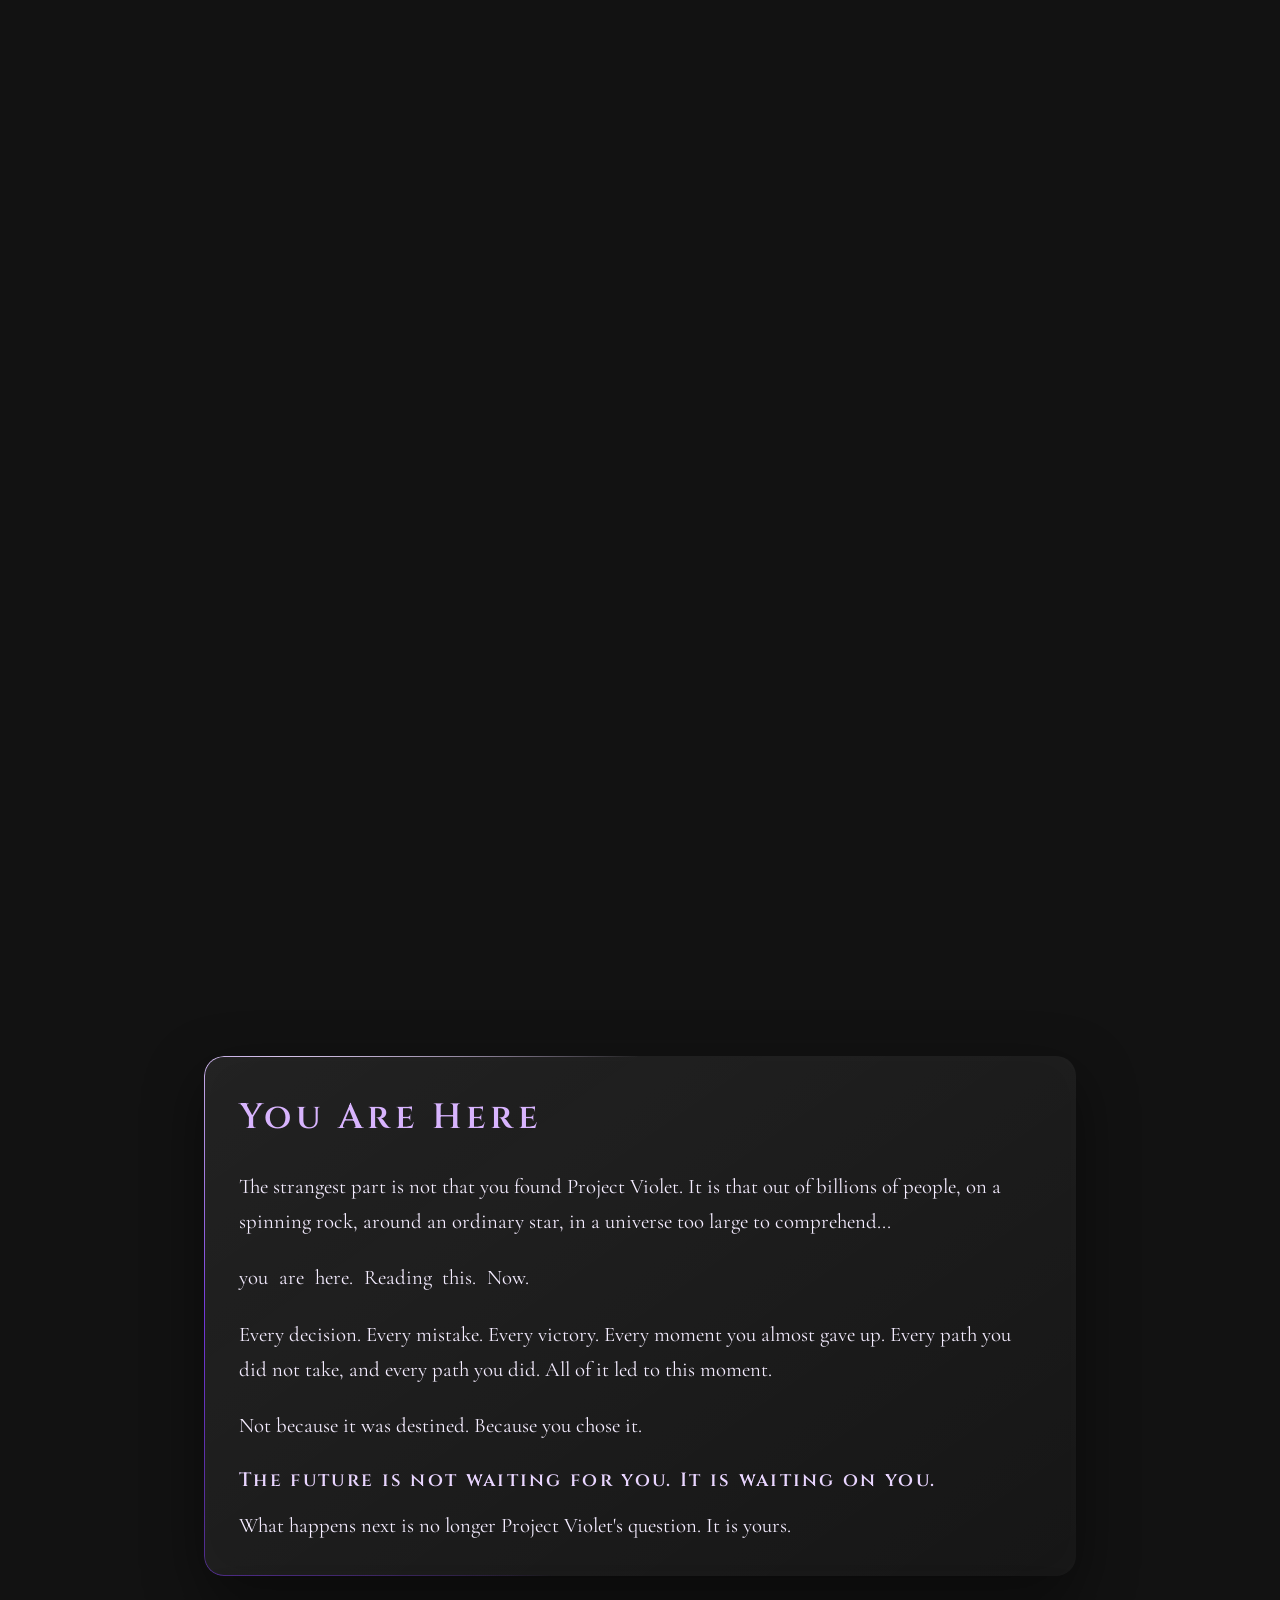
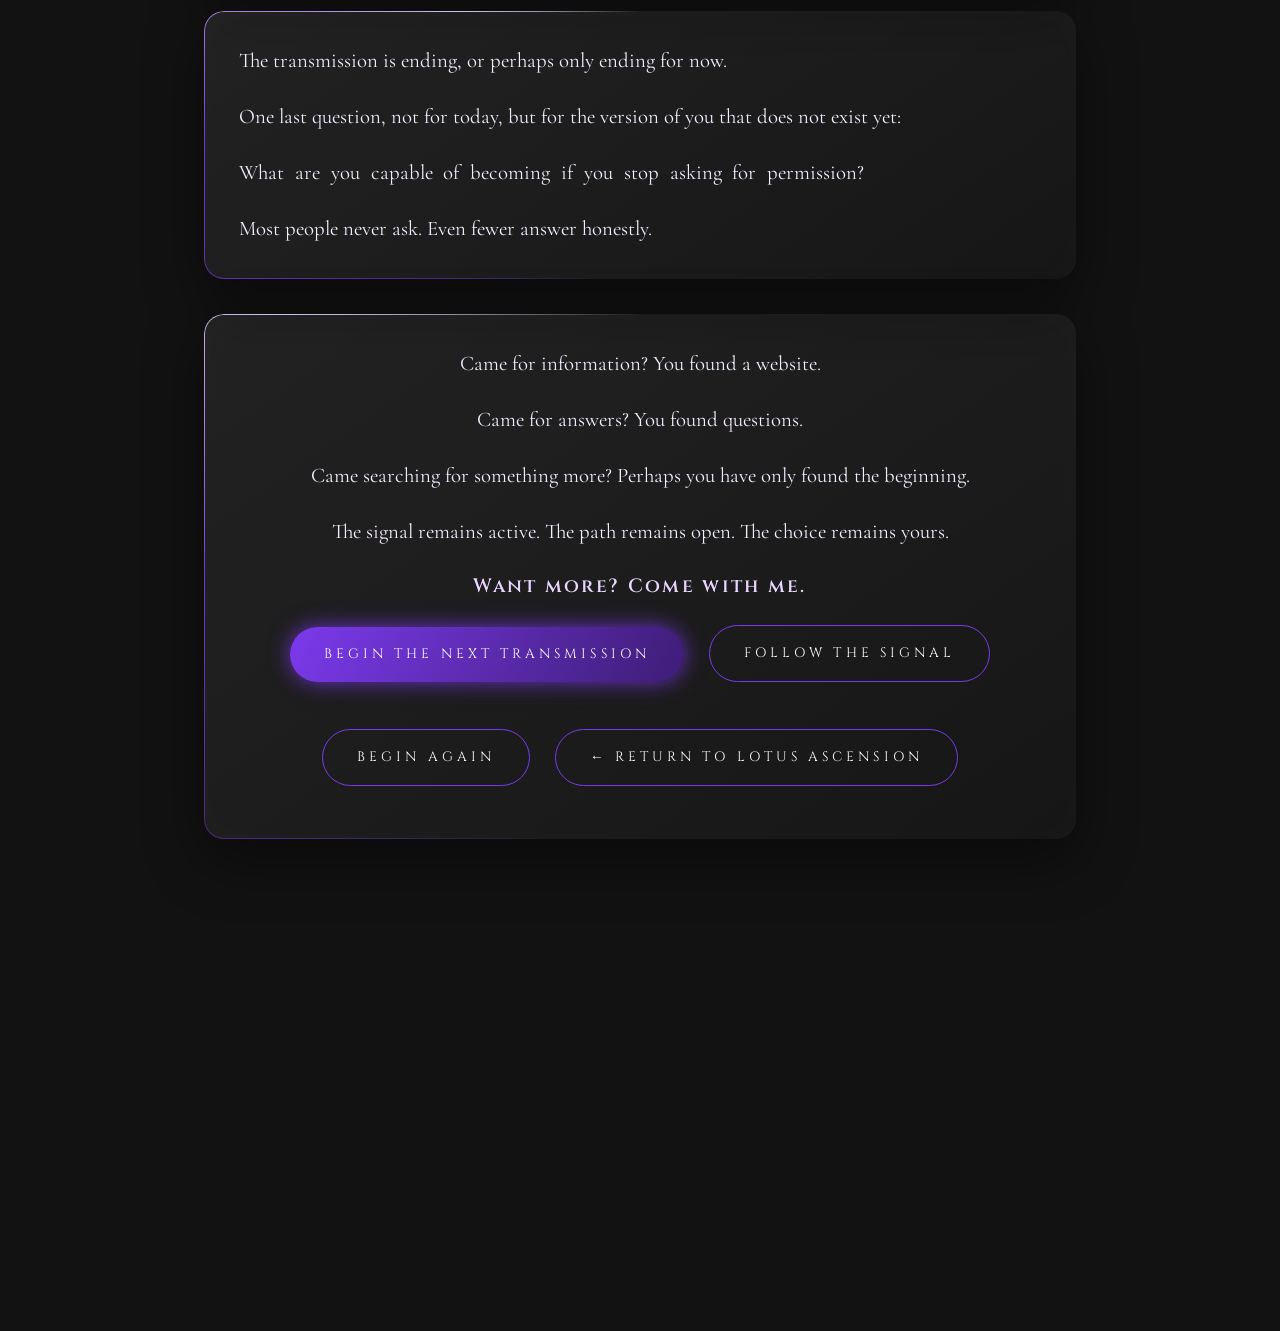
<file: project-violet.html>
<!DOCTYPE html>
<html lang="en">
<head>
<meta charset="UTF-8">
<meta name="viewport" content="width=device-width, initial-scale=1.0">
<title>Project Violet | Lotus Ascension</title>
<link rel="preconnect" href="https://fonts.googleapis.com">
<link rel="preconnect" href="https://fonts.gstatic.com" crossorigin>
<link href="https://fonts.googleapis.com/css2?family=Cinzel:wght@500;700&family=Cormorant+Garamond:ital,wght@0,400;0,600;1,400&display=swap" rel="stylesheet">
<link rel="stylesheet" href="style.css">
<script src="script.js" defer></script>
</head>
<body data-level="6" data-motes="260">
<main>

<section class="hero">
<svg class="art" viewBox="-100 -100 200 200" aria-hidden="true">
  <defs><radialGradient id="cor"><stop offset=".55" stop-color="#e9d5ff"/><stop offset=".62" stop-color="#7c3aed" stop-opacity=".7"/><stop offset="1" stop-color="#7c3aed" stop-opacity="0"/></radialGradient></defs>
  <circle class="halo" r="98" fill="url(#cor)"/>
  <circle class="eclipse" r="54" fill="#010004"/>
</svg>
<span class="level-no">THE FINAL DOOR</span>
<h1 class="shine signal">Project Violet</h1>
<p class="subtitle">Before you continue...</p>
<p class="lead">When was the last time you sat alone with your own thoughts?</p>
<p>No notifications. No videos. No distractions. Just you.</p>
<p><em>Take your time. We'll wait.</em></p>
<span class="scroll-hint">DESCEND INTO THOUGHT</span>
</section>

<section class="section">

<div class="card reveal">
<p>Most people believe they are thinking. In reality, they are reacting: to algorithms, to headlines, to opinions handed to them.</p>
<p>Project Violet is not interested in reactions.</p>
<h3>Project Violet is interested in thought.</h3>
</div>

<div class="card reveal">
<p class="words">What idea have you abandoned because somebody told you it was impossible?</p>
<p class="words">What dream have you postponed because the timing felt wrong?</p>
<p class="words">What part of yourself is still waiting for permission?</p>
</div>

<div class="card reveal">
<h3>The greatest prison ever created has no walls.</h3>
<p>Most people spend their lives inside it. They call it certainty.</p>
<p>Imagine that everything you believe about your limitations is incomplete. What would you build? Who would you become? Where would you begin?</p>
</div>

<div class="card reveal">
<p>The future belongs to people willing to enter places where answers do not yet exist. That is where discovery lives. That is where creation lives.</p>
<p>Project Violet does not exist to give you answers. It exists to remind you that you are capable of asking better questions.</p>
<p>Looking for certainty? You are in the wrong place.</p>
<h3 class="signal">Looking for possibility? Welcome.</h3>
</div>

<div class="card reveal">
<p>Imagine you wake up tomorrow and every social media account has disappeared. Every follower. Every like. Every metric. Gone.</p>
<p class="words">What would you create if nobody could applaud you for it?</p>
<details><summary class="button">Reveal Reflection</summary>
<p class="answer">Whatever you just thought of, before you thought of who would see it. That is the thing worth making.</p></details>
</div>

<div class="card reveal">
<p>You are given unlimited resources. No financial limits. No technological limits. No permission required.</p>
<p>What problem would you solve first, and why that one?</p>
<textarea data-save="problem" placeholder="Type your answer..." aria-label="Your answer"></textarea>
<span class="saved">SAVED ON THIS DEVICE ONLY</span>
</div>

<div class="card reveal">
<p>What belief do you hold today that your future self may completely disagree with?</p>
<p><em>Think carefully. Growth often begins with questioning certainty.</em></p>
<textarea data-save="belief" placeholder="Write it here..." aria-label="Your answer"></textarea>
<span class="saved">SAVED ON THIS DEVICE ONLY</span>
</div>

<div class="card reveal">
<p>Close your eyes. Meet the version of yourself ten years from now. They know every decision you will make: every excuse, every victory, every regret.</p>
<p>What is the first question you ask them?</p>
<p class="words">What are you pretending not to know?</p>
<p class="words">What would you pursue if comparison disappeared?</p>
</div>

<div class="card reveal">
<h2>Final Transmission</h2>
<p>Do not answer this immediately. Take it with you for twenty-four hours, then return.</p>
<p>What kind of world would exist if everyone thought as deeply as you do?</p>
<p>Project Violet does not measure intelligence by answers. It measures the quality of the questions a person is willing to ask.</p>
<p>It will not tell you who to become. It asks a simpler question.</p>
<p class="words">If every distraction disappeared, who are you?</p>
</div>

<div class="card reveal">
<h2>You Are Here</h2>
<p>The strangest part is not that you found Project Violet. It is that out of billions of people, on a spinning rock, around an ordinary star, in a universe too large to comprehend...</p>
<p class="words">you are here. Reading this. Now.</p>
<p>Every decision. Every mistake. Every victory. Every moment you almost gave up. Every path you did not take, and every path you did. All of it led to this moment.</p>
<p>Not because it was destined. Because you chose it.</p>
<h3>The future is not waiting for you. It is waiting on you.</h3>
<p>What happens next is no longer Project Violet's question. It is yours.</p>
</div>

<div class="card reveal">
<p>The transmission is ending, or perhaps only ending for now.</p>
<p>One last question, not for today, but for the version of you that does not exist yet:</p>
<p class="words">What are you capable of becoming if you stop asking for permission?</p>
<p>Most people never ask. Even fewer answer honestly.</p>
</div>

<div class="card reveal" style="text-align:center">
<p>Came for information? You found a website.</p>
<p>Came for answers? You found questions.</p>
<p>Came searching for something more? Perhaps you have only found the beginning.</p>
<p>The signal remains active. The path remains open. The choice remains yours.</p>
<h3>Want more? Come with me.</h3>
<a href="#" class="button">Begin The Next Transmission</a>
<a href="#" class="button ghost">Follow The Signal</a>
<div style="margin-top:1rem">
<a href="project-violet.html" onclick="scrollTo({top:0});return false" class="button ghost">Begin Again</a>
<a href="index.html" class="button ghost">← Return To Lotus Ascension</a>
</div>
</div>

</section>
</main>
<footer class="reveal"><p>Hidden in plain sight.</p></footer>
</body>
</html>
</file>
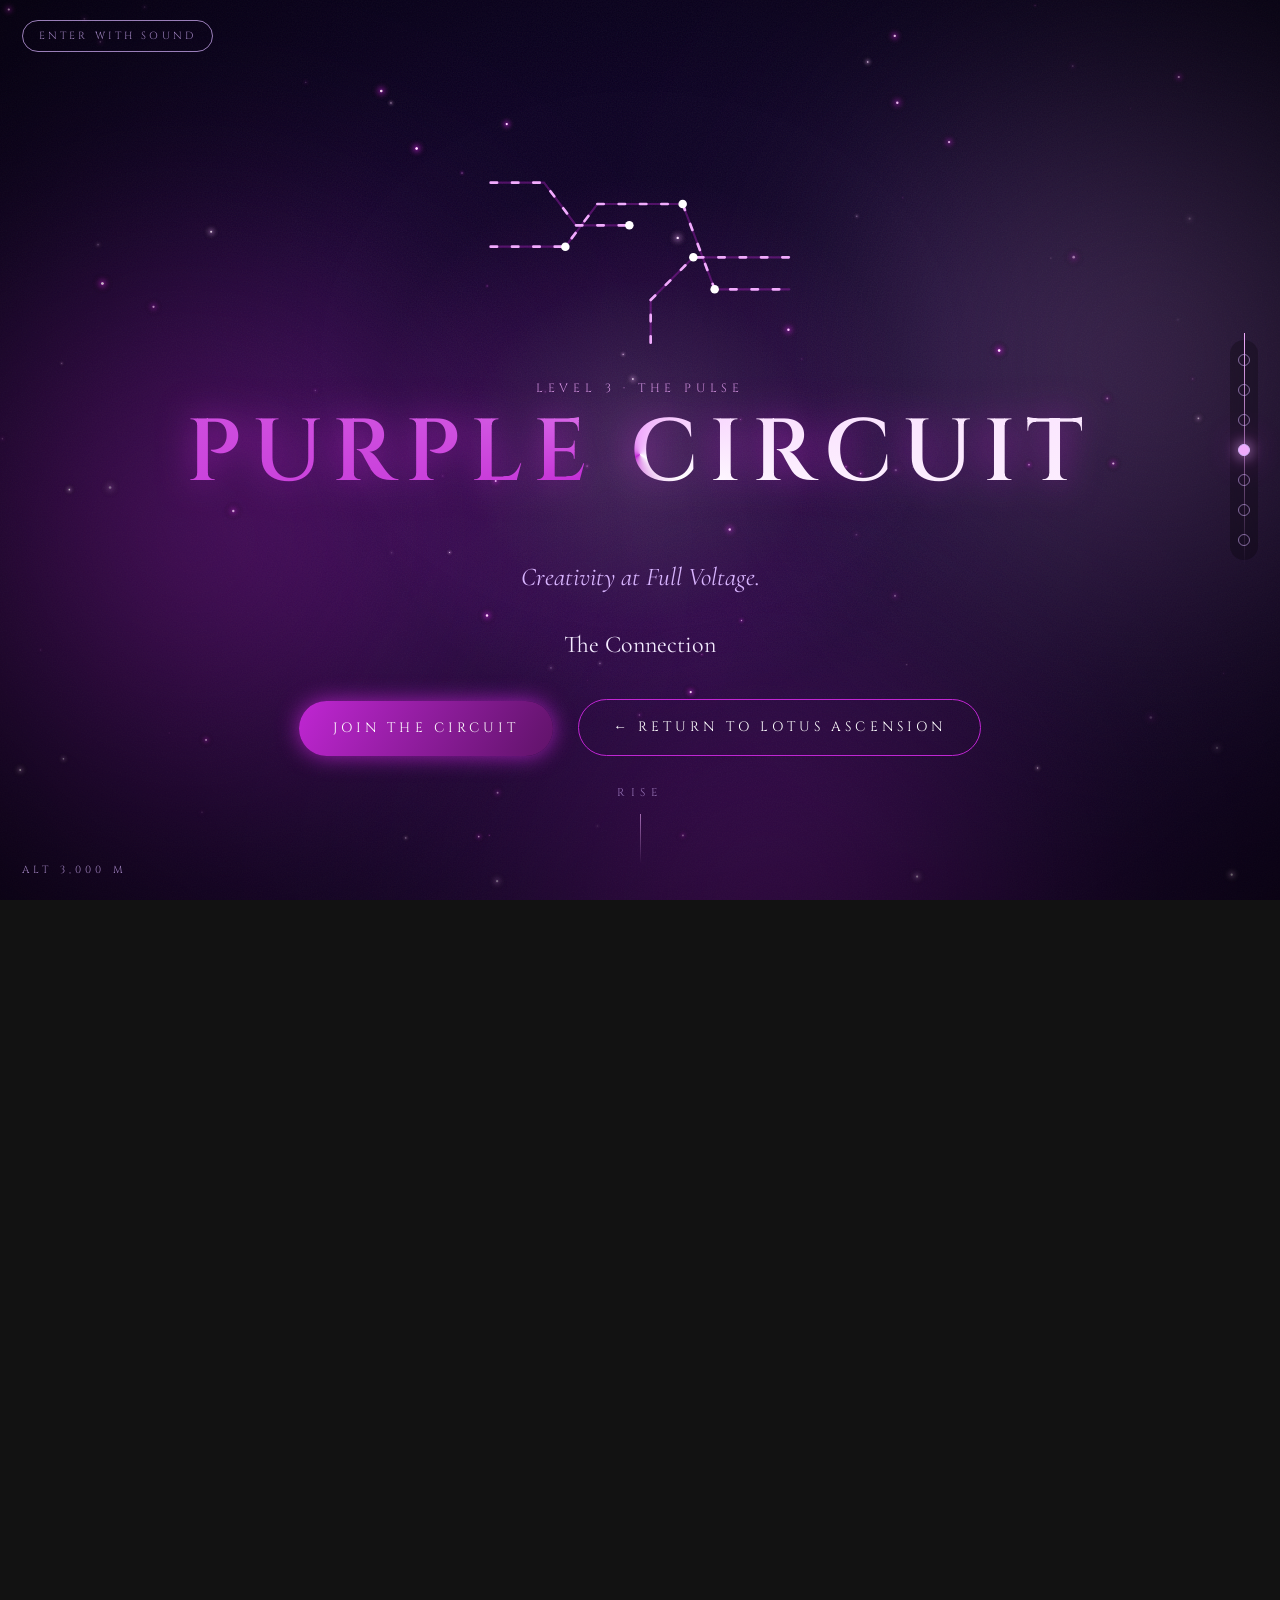
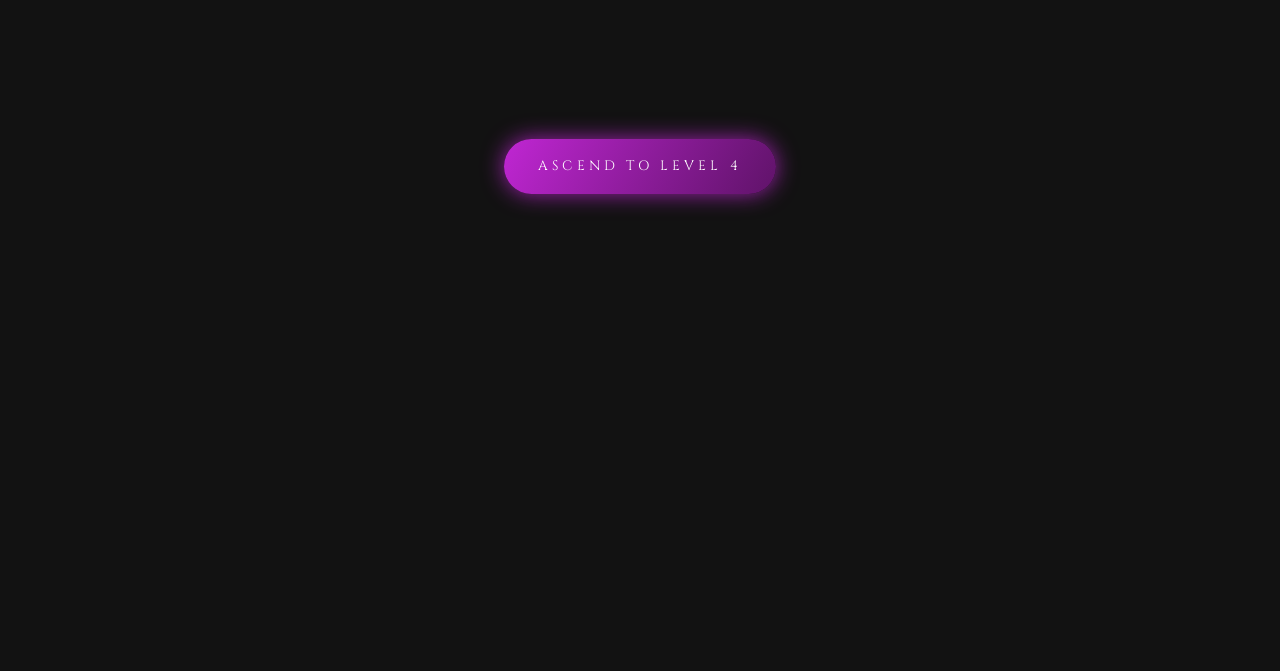
<file: purple-circuit.html>
<!DOCTYPE html>
<html lang="en">
<head>
<meta charset="UTF-8">
<meta name="viewport" content="width=device-width, initial-scale=1.0">
<title>Purple Circuit | Lotus Ascension</title>
<link rel="preconnect" href="https://fonts.googleapis.com">
<link rel="preconnect" href="https://fonts.gstatic.com" crossorigin>
<link href="https://fonts.googleapis.com/css2?family=Cinzel:wght@500;700&family=Cormorant+Garamond:ital,wght@0,400;0,600;1,400&display=swap" rel="stylesheet">
<link rel="stylesheet" href="style.css">
<script src="script.js" defer></script>
</head>
<body data-level="3" data-motes="90">
<main>

<section class="hero">
<svg class="art" viewBox="0 0 300 200" aria-hidden="true" fill="none" stroke-linecap="round">
  <g stroke="#c026d3" stroke-width="2" opacity=".35"><path d="M10 100H80L110 60H190L220 140H290"/><path d="M10 40H60L90 80H140"/><path d="M160 190V150L200 110H290"/></g>
  <g stroke="#f0abfc" stroke-width="2.5"><path class="flow" d="M10 100H80L110 60H190L220 140H290"/><path class="flow" style="animation-delay:-.8s" d="M10 40H60L90 80H140"/><path class="flow" style="animation-delay:-1.4s" d="M160 190V150L200 110H290"/></g>
  <g fill="#fff"><circle class="node" cx="80" cy="100" r="4"/><circle class="node" style="animation-delay:.7s" cx="190" cy="60" r="4"/><circle class="node" style="animation-delay:1.4s" cx="220" cy="140" r="4"/><circle class="node" style="animation-delay:2s" cx="140" cy="80" r="4"/><circle class="node" style="animation-delay:.3s" cx="200" cy="110" r="4"/></g>
</svg>
<span class="level-no">LEVEL 3 · THE PULSE</span>
<h1 class="shine">Purple Circuit</h1>
<p class="subtitle">Creativity at Full Voltage.</p>
<p class="lead">The Connection</p>
<div>
<a href="#signal" class="button">Join The Circuit</a>
<a href="index.html" class="button ghost">← Return To Lotus Ascension</a>
</div>
<span class="scroll-hint">RISE</span>
</section>

<section id="signal" class="section">
<div class="card reveal">
<p class="words">Every connection starts with a signal.</p>
<p class="words">Every signal becomes a story.</p>
<p class="words">Every story has the power to inspire.</p>
<h3>Welcome to Purple Circuit.</h3>
</div>
<div class="card reveal">
<h2>What To Expect</h2>
<ul class="glyphs">
<li>A live TikTok feed</li>
<li>Original videos</li>
<li>Content highlights</li>
<li>The creator journey</li>
</ul>
</div>
<div style="text-align:center"><a href="quantum-lotus.html" class="button">Ascend To Level 4</a></div>
</section>

</main>
<footer class="reveal"><p>Every signal finds its audience.</p></footer>
</body>
</html>
</file>
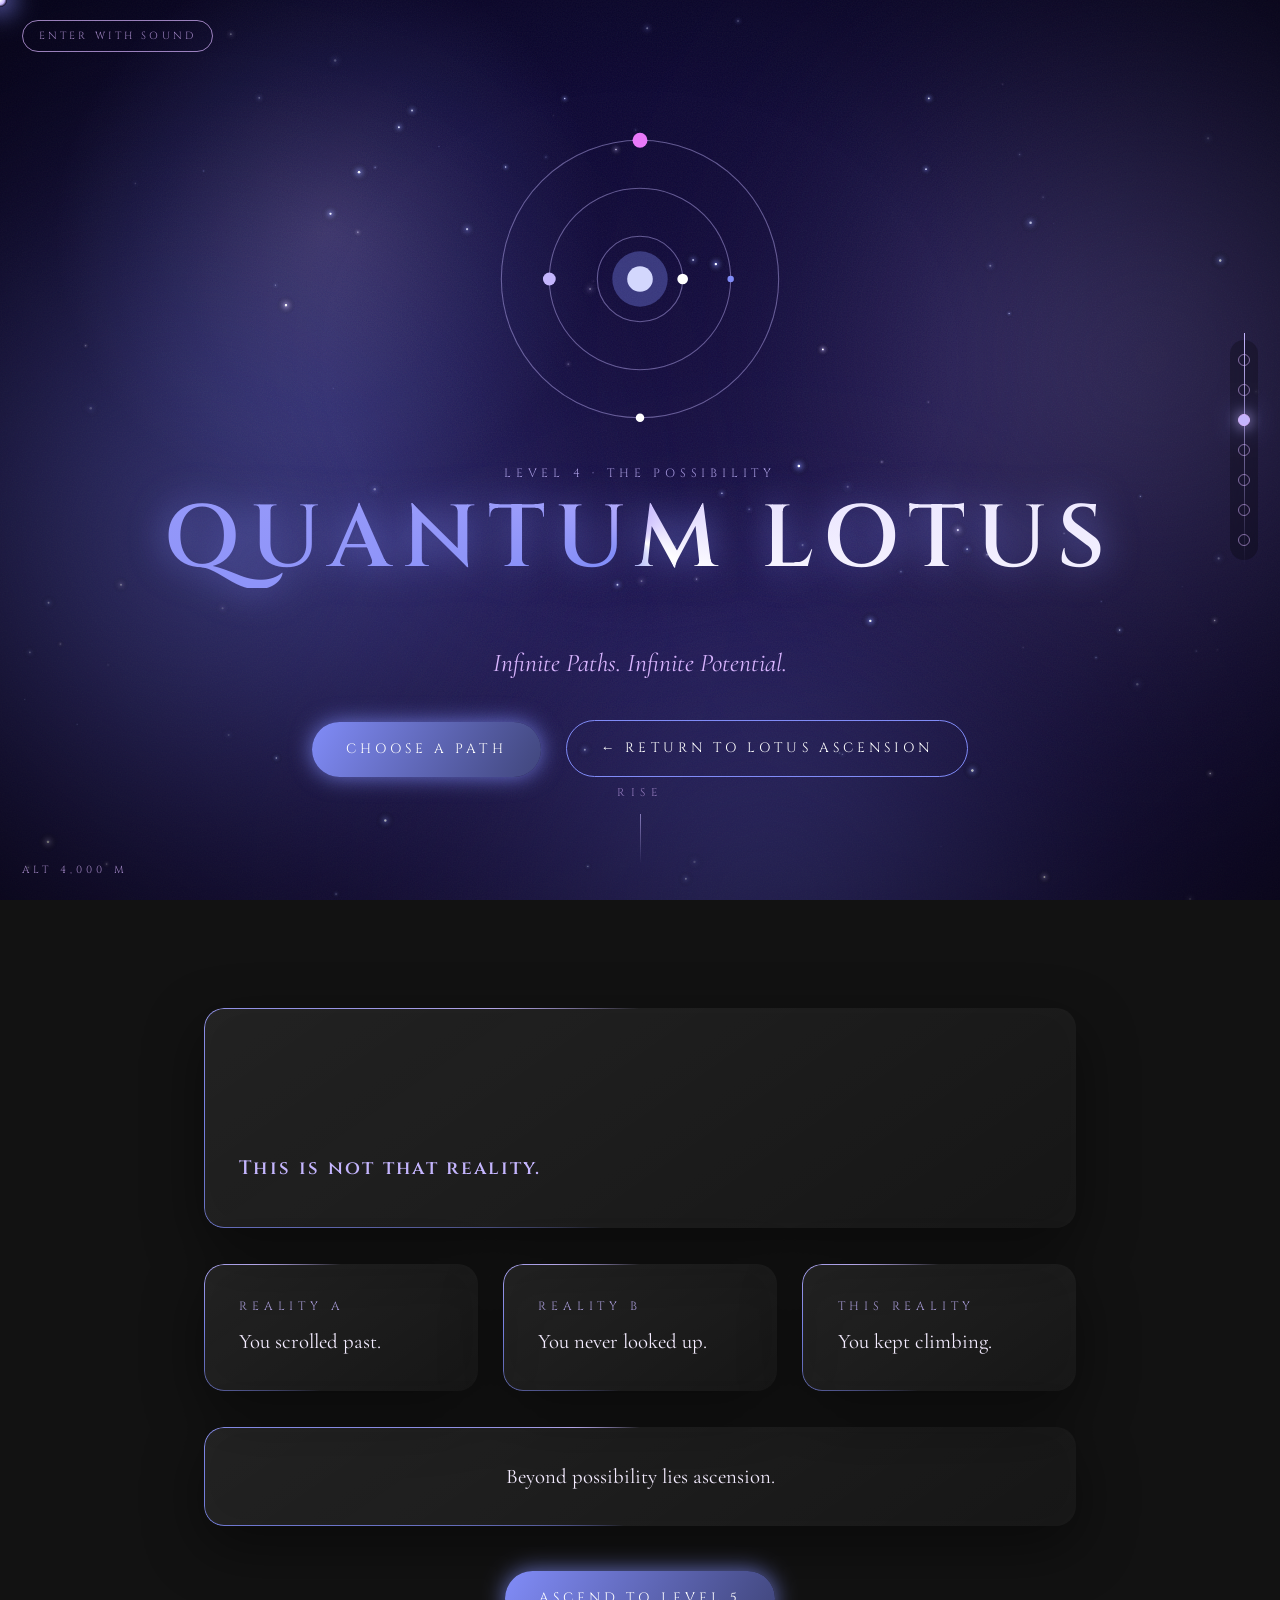
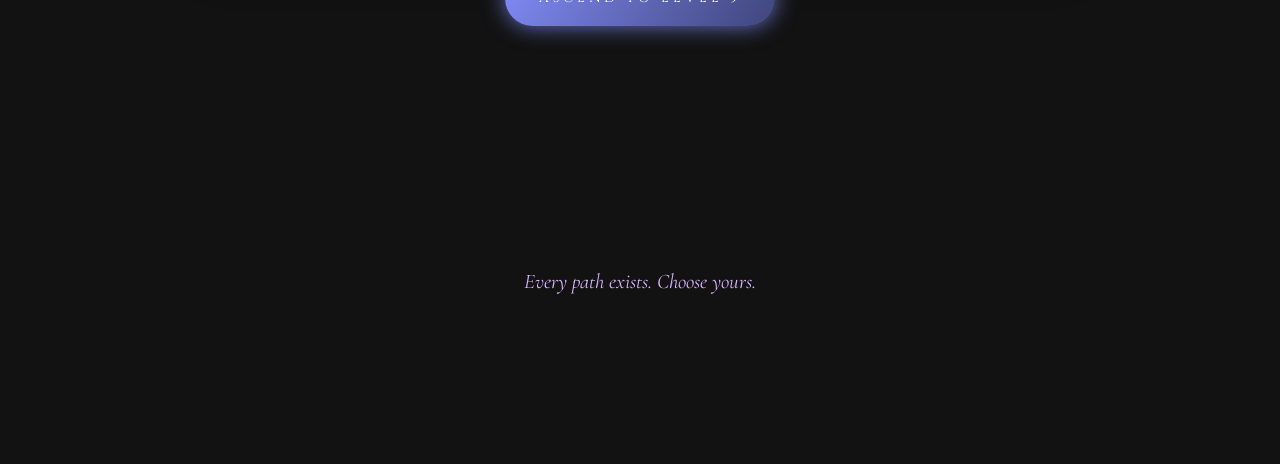
<file: quantum-lotus.html>
<!DOCTYPE html>
<html lang="en">
<head>
<meta charset="UTF-8">
<meta name="viewport" content="width=device-width, initial-scale=1.0">
<title>Quantum Lotus | Lotus Ascension</title>
<link rel="preconnect" href="https://fonts.googleapis.com">
<link rel="preconnect" href="https://fonts.gstatic.com" crossorigin>
<link href="https://fonts.googleapis.com/css2?family=Cinzel:wght@500;700&family=Cormorant+Garamond:ital,wght@0,400;0,600;1,400&display=swap" rel="stylesheet">
<link rel="stylesheet" href="style.css">
<script src="script.js" defer></script>
</head>
<body data-level="4" data-motes="100">
<main>

<section class="hero">
<svg class="art" viewBox="-150 -150 300 300" aria-hidden="true" fill="none">
  <g stroke="#c4b5fd" stroke-opacity=".45">
    <circle r="40"/><circle r="85"/><circle r="130"/>
  </g>
  <g class="orbit"><circle cx="40" r="5" fill="#fff"/></g>
  <g class="orbit r2"><circle cx="-85" r="6" fill="#c4b5fd"/><circle cx="85" r="3" fill="#818cf8"/></g>
  <g class="orbit r3"><circle cy="-130" r="7" fill="#e879f9"/><circle cy="130" r="4" fill="#fff"/></g>
  <circle r="12" fill="#fff"/><circle class="halo" r="26" fill="#818cf8" opacity=".35"/>
</svg>
<span class="level-no">LEVEL 4 · THE POSSIBILITY</span>
<h1 class="shine">Quantum Lotus</h1>
<p class="subtitle">Infinite Paths. Infinite Potential.</p>
<div>
<a href="#realities" class="button">Choose A Path</a>
<a href="index.html" class="button ghost">← Return To Lotus Ascension</a>
</div>
<span class="scroll-hint">RISE</span>
</section>

<section id="realities" class="section">
<div class="card flicker reveal">
<p class="words">Somewhere in another reality, you never found this website.</p>
<p class="words">You chose another path.</p>
<h3>This is not that reality.</h3>
</div>
<div class="grid">
<div class="card flicker reveal" style="animation-delay:-2s"><span class="level-no">REALITY A</span><p>You scrolled past.</p></div>
<div class="card flicker reveal" style="animation-delay:-4s"><span class="level-no">REALITY B</span><p>You never looked up.</p></div>
<div class="card reveal"><span class="level-no">THIS REALITY</span><p>You kept climbing.</p></div>
</div>
<div class="card reveal" style="margin-top:2.2rem;text-align:center"><p>Beyond possibility lies ascension.</p></div>
<div style="text-align:center"><a href="aether-lotus.html" class="button">Ascend To Level 5</a></div>
</section>

</main>
<footer class="reveal"><p>Every path exists. Choose yours.</p></footer>
</body>
</html>
</file>
<file: style.css>
/* ===== Lotus Ascension: shared engine ===== */

/* Typed custom properties let the browser animate gradients and angles */
@property --angle{syntax:"<angle>";initial-value:0deg;inherits:false}
@property --glow{syntax:"<number>";initial-value:.5;inherits:true}
@property --mx{syntax:"<percentage>";initial-value:50%;inherits:true}
@property --my{syntax:"<percentage>";initial-value:50%;inherits:true}

:root{
  --bg1:#05010F;--bg2:#0a0220;
  --accent:#9333EA;--accent2:#E879F9;
  --ink:#f4ecff;--soft:#d8b4fe;
  --serif:"Cinzel","Trajan Pro",Georgia,serif;
  --body:"Cormorant Garamond",Georgia,"Times New Roman",serif;
}
body[data-level="1"]{--bg1:#06021a;--bg2:#10063a;--accent:#A855F7;--accent2:#67E8F9}
body[data-level="2"]{--bg1:#030a1a;--bg2:#0b0a2e;--accent:#8B5CF6;--accent2:#5EEAD4}
body[data-level="3"]{--bg1:#0a0120;--bg2:#1a0436;--accent:#C026D3;--accent2:#F0ABFC}
body[data-level="4"]{--bg1:#0b0630;--bg2:#1a0f4d;--accent:#818CF8;--accent2:#C4B5FD}
body[data-level="5"]{--bg1:#1a0b3d;--bg2:#3b1470;--accent:#F0ABFC;--accent2:#FDE68A;--soft:#f3e8ff}
body[data-level="6"]{--bg1:#010004;--bg2:#08021a;--accent:#7C3AED;--accent2:#E9D5FF}

*{box-sizing:border-box}
html{scroll-behavior:smooth;color-scheme:dark}
body{
  margin:0;min-height:100vh;color:var(--ink);
  font-family:var(--body);font-size:1.3rem;line-height:1.7;
  background:linear-gradient(180deg,var(--bg1),var(--bg2));
  background-attachment:fixed;overflow-x:hidden;
}
::selection{background:var(--accent);color:#fff}

/* ----- the sky: everything behind the content ----- */
.sky{position:fixed;inset:0;z-index:-1;overflow:hidden;pointer-events:none}
.aura{position:absolute;width:70vmax;height:70vmax;border-radius:50%;filter:blur(90px);mix-blend-mode:screen;opacity:.45;will-change:transform}
.a1{background:radial-gradient(circle,var(--accent),transparent 65%);left:-20vmax;top:10vh;animation:drift1 34s ease-in-out infinite alternate}
.a2{background:radial-gradient(circle,var(--accent2),transparent 65%);right:-25vmax;top:-10vh;opacity:.28;animation:drift2 41s ease-in-out infinite alternate}
.a3{background:radial-gradient(circle,var(--accent),transparent 60%);left:25vw;bottom:-35vmax;opacity:.35;animation:drift3 47s ease-in-out infinite alternate}
@keyframes drift1{to{transform:translate(35vw,-18vh) scale(1.25) rotate(40deg)}}
@keyframes drift2{to{transform:translate(-30vw,30vh) scale(.85) rotate(-30deg)}}
@keyframes drift3{to{transform:translate(-20vw,-25vh) scale(1.3)}}
.sky canvas{position:absolute;inset:0;width:100%;height:100%}
.vignette{position:absolute;inset:0;background:radial-gradient(ellipse at 50% 40%,transparent 35%,rgba(0,0,0,.65))}
/* film grain from an SVG turbulence filter, no image file needed */
.grain{position:absolute;inset:-50%;opacity:.07;mix-blend-mode:overlay;
  background:url("data:image/svg+xml;utf8,<svg xmlns='http://www.w3.org/2000/svg' width='200' height='200'><filter id='n'><feTurbulence type='fractalNoise' baseFrequency='.8' numOctaves='2' stitchTiles='stitch'/></filter><rect width='100%' height='100%' filter='url(%23n)'/></svg>");
  animation:grain 1.2s steps(6) infinite}
@keyframes grain{25%{transform:translate(-3%,2%)}50%{transform:translate(2%,-3%)}75%{transform:translate(-2%,-2%)}}

/* cursor spotlight lights up cards and the page itself */
.spot{position:fixed;inset:0;z-index:0;pointer-events:none;
  background:radial-gradient(420px circle at var(--cx,50%) var(--cy,50%),color-mix(in srgb,var(--accent2) 14%,transparent),transparent 70%);
  mix-blend-mode:screen}

/* ----- typography ----- */
h1,h2,h3{font-family:var(--serif);font-weight:600;letter-spacing:.12em;margin:0 0 .6em}
h1{font-size:clamp(2.4rem,8vw,5.5rem);line-height:1.1;text-transform:uppercase}
h2{font-size:clamp(1.4rem,3.2vw,2.2rem);color:var(--soft)}
h3{font-size:1.2rem;color:var(--accent2)}
p{margin:0 0 1em}
a{color:var(--accent2)}
/* shimmering metallic title: a gradient angle that slowly rotates */
.shine{
  background:conic-gradient(from var(--angle) at 50% 50%,var(--accent2),#fff,var(--accent),var(--accent2));
  -webkit-background-clip:text;background-clip:text;color:transparent;
  animation:spin 9s linear infinite;
  filter:drop-shadow(0 0 18px color-mix(in srgb,var(--accent) 70%,transparent));
}
@keyframes spin{to{--angle:360deg}}
.tag{font-family:var(--serif);font-size:.8rem;letter-spacing:.5em;text-transform:uppercase;color:var(--accent2);opacity:.85}
.subtitle{font-size:1.6rem;font-style:italic;color:var(--soft)}

/* ----- layout ----- */
main{position:relative;z-index:1}
.hero{min-height:100vh;display:flex;flex-direction:column;align-items:center;justify-content:center;text-align:center;padding:12vh 24px 10vh;position:relative}
.hero .art{width:min(320px,70vw);height:auto;margin-bottom:1.5rem;overflow:visible}
.section{max-width:920px;margin:auto;padding:12vh 24px}
.scroll-hint{position:absolute;bottom:4vh;font-family:var(--serif);font-size:.7rem;letter-spacing:.5em;color:var(--soft);opacity:.6;animation:bob 3s ease-in-out infinite}
.scroll-hint::after{content:"";display:block;width:1px;height:50px;margin:12px auto 0;background:linear-gradient(var(--accent2),transparent)}
@keyframes bob{50%{transform:translateY(10px);opacity:.3}}

/* ----- glass cards with a rotating light border ----- */
.card{
  position:relative;padding:2rem 2.2rem;margin:0 0 2.2rem;border-radius:20px;
  background:linear-gradient(145deg,rgba(255,255,255,.07),rgba(255,255,255,.02));
  backdrop-filter:blur(14px) saturate(140%);-webkit-backdrop-filter:blur(14px) saturate(140%);
  transform:perspective(900px) rotateX(var(--rx,0deg)) rotateY(var(--ry,0deg));
  transition:transform .25s ease-out,box-shadow .4s;
  box-shadow:0 20px 60px rgba(0,0,0,.45),inset 0 0 40px rgba(255,255,255,.02);
}
.card::before{ /* animated gradient border via mask-composite */
  content:"";position:absolute;inset:0;border-radius:inherit;padding:1px;
  background:conic-gradient(from var(--angle),transparent 0 55%,var(--accent) 75%,var(--accent2) 85%,transparent 100%);
  -webkit-mask:linear-gradient(#000 0 0) content-box,linear-gradient(#000 0 0);
  -webkit-mask-composite:xor;mask-composite:exclude;
  animation:spin 12s linear infinite;pointer-events:none;opacity:.9}
.card::after{ /* spotlight that follows the pointer inside the card */
  content:"";position:absolute;inset:0;border-radius:inherit;pointer-events:none;opacity:0;transition:opacity .4s;
  background:radial-gradient(260px circle at var(--mx) var(--my),color-mix(in srgb,var(--accent2) 22%,transparent),transparent 70%)}
.card:hover{box-shadow:0 30px 80px color-mix(in srgb,var(--accent) 35%,transparent)}
.card:hover::after{opacity:1}
a.card{display:block;text-decoration:none;color:inherit}
.card p:last-child{margin-bottom:0}

/* ----- buttons ----- */
.button{
  position:relative;display:inline-block;margin:10px;padding:16px 34px;border-radius:999px;
  font-family:var(--serif);font-size:.85rem;letter-spacing:.3em;text-transform:uppercase;text-decoration:none;color:#fff;cursor:pointer;
  background:linear-gradient(120deg,var(--accent),color-mix(in srgb,var(--accent) 50%,#000));
  box-shadow:0 0 calc(10px + 25px*var(--glow)) color-mix(in srgb,var(--accent) 80%,transparent);
  animation:breathe 5s ease-in-out infinite;overflow:hidden;border:0;list-style:none;
  transition:transform .3s}
.button::after{content:"";position:absolute;inset:0;background:linear-gradient(100deg,transparent 30%,rgba(255,255,255,.35) 50%,transparent 70%);transform:translateX(-120%);transition:transform .8s}
.button:hover{transform:translateY(-3px) scale(1.03)}
.button:hover::after{transform:translateX(120%)}
.button.ghost{background:transparent;border:1px solid var(--accent);box-shadow:none}
@keyframes breathe{50%{--glow:1}}
summary.button::-webkit-details-marker{display:none}

/* ----- scroll reveal: scroll-driven where supported, JS fallback otherwise ----- */
.reveal{opacity:0;transform:translateY(40px);filter:blur(6px);transition:opacity 1.4s ease,transform 1.4s cubic-bezier(.2,.7,.2,1),filter 1.4s ease;transition-delay:var(--d,0s)}
.reveal.in{opacity:1;transform:none;filter:none}
@supports (animation-timeline:view()){
  .parallax{animation:lift linear both;animation-timeline:view();animation-range:cover 0% cover 100%}
  @keyframes lift{from{transform:translateY(60px)}to{transform:translateY(-60px)}}
}

/* ----- altitude gauge: you can always see how high you are ----- */
.ascent{position:fixed;right:22px;top:50%;transform:translateY(-50%);z-index:5;display:flex;flex-direction:column-reverse;gap:18px;padding:14px 8px;
  border-radius:999px;background:rgba(0,0,0,.25);backdrop-filter:blur(8px)}
.ascent a{position:relative;width:12px;height:12px;border-radius:50%;border:1px solid var(--soft);opacity:.55;transition:.4s}
.ascent a:hover{opacity:1;transform:scale(1.4);background:var(--accent2)}
.ascent a[aria-current]{opacity:1;background:var(--accent2);box-shadow:0 0 14px var(--accent2),0 0 30px var(--accent)}
.ascent a::before{content:attr(data-label);position:absolute;right:26px;top:50%;transform:translateY(-50%);white-space:nowrap;font-family:var(--serif);font-size:.65rem;letter-spacing:.25em;text-transform:uppercase;color:var(--ink);opacity:0;pointer-events:none;transition:.3s}
.ascent a:hover::before{opacity:1}
.ascent i{position:absolute;left:50%;top:-7px;bottom:-7px;width:1px;background:linear-gradient(var(--accent2),transparent);z-index:-1}
.altitude{position:fixed;left:22px;bottom:20px;z-index:5;font-family:var(--serif);font-size:.65rem;letter-spacing:.4em;color:var(--soft);opacity:.7}

/* sound toggle (audio never starts without a click) */
.sound{position:fixed;left:22px;top:20px;z-index:5;background:none;border:1px solid var(--soft);color:var(--soft);border-radius:999px;padding:8px 16px;font-family:var(--serif);font-size:.65rem;letter-spacing:.3em;cursor:pointer;opacity:.7}
.sound:hover,.sound[aria-pressed="true"]{opacity:1;border-color:var(--accent2);color:var(--accent2);box-shadow:0 0 16px var(--accent)}

/* ----- footers and misc ----- */
footer{text-align:center;padding:12vh 24px 16vh;color:var(--soft);font-style:italic;position:relative;z-index:1}
.price{font-family:var(--serif);font-size:clamp(3rem,10vw,6rem);margin:.2em 0}
ul.glyphs{list-style:none;padding:0}
ul.glyphs li{padding:.4em 0 .4em 2em;position:relative}
ul.glyphs li::before{content:"✦";position:absolute;left:0;color:var(--accent2);animation:twinkle 3s ease-in-out infinite}
ul.glyphs li:nth-child(2n)::before{animation-delay:-1s}
@keyframes twinkle{50%{opacity:.25;transform:scale(.7)}}
textarea{width:100%;min-height:110px;margin-top:1rem;padding:14px 16px;resize:vertical;border-radius:14px;color:var(--ink);font:inherit;
  background:rgba(0,0,0,.35);border:1px solid color-mix(in srgb,var(--accent) 60%,transparent)}
textarea:focus{outline:none;box-shadow:0 0 0 2px var(--accent2),0 0 30px var(--accent)}
details[open] .answer{animation:fade 1.5s both}
@keyframes fade{from{opacity:0;transform:translateY(10px)}}
.saved{font-size:.8rem;letter-spacing:.2em;color:var(--accent2);opacity:0;transition:opacity .6s}
.saved.on{opacity:1}
/* handwritten-feeling reveal: words fade in one after another */
.words span{opacity:0;display:inline-block;transition:opacity 1.2s,transform 1.2s,filter 1.2s;transform:translateY(8px);filter:blur(4px);margin-right:.28em}
.words.in span{opacity:1;transform:none;filter:none}

/* ----- signature art animations ----- */
.art *{transform-box:fill-box;transform-origin:center}
.beam{stroke-dasharray:200;animation:beam 5s ease-in-out infinite alternate}
@keyframes beam{from{stroke-dashoffset:200;opacity:.2}to{stroke-dashoffset:0;opacity:1}}
.flow{stroke-dasharray:6 14;animation:flow 2.2s linear infinite}
@keyframes flow{to{stroke-dashoffset:-40}}
.node{animation:pulse 2.8s ease-in-out infinite}
@keyframes pulse{50%{transform:scale(1.8);opacity:.4}}
.orbit{animation:rot 24s linear infinite}
.orbit.r2{animation-duration:38s;animation-direction:reverse}
.orbit.r3{animation-duration:55s}
@keyframes rot{to{transform:rotate(360deg)}}
.halo{animation:halo 8s ease-in-out infinite}
@keyframes halo{50%{transform:scale(1.15);opacity:.5}}
.bubble{animation:bubble 6s ease-in infinite;opacity:0}
@keyframes bubble{0%{transform:translateY(0);opacity:0}15%{opacity:.9}100%{transform:translateY(-120px) scale(.4);opacity:0}}
.eclipse{animation:eclipse 30s ease-in-out infinite alternate}
@keyframes eclipse{to{transform:translateX(18px)}}
/* heat-shimmer on Aether: an SVG turbulence filter is applied to the art */
.shimmer{filter:url(#heat)}
/* lab scan line */
.scan::after{content:"";position:absolute;left:0;right:0;height:2px;background:linear-gradient(90deg,transparent,var(--accent2),transparent);top:0;animation:scan 6s linear infinite;opacity:.6}
@keyframes scan{to{top:100%}}
/* quantum: reality cards flicker between states */
.flicker{animation:flicker 7s steps(1) infinite}
@keyframes flicker{0%,92%,96%{opacity:1}94%{opacity:.35;transform:translateX(3px)}98%{opacity:.6;transform:translateX(-2px)}}
/* violet: the transmission glitches very gently */
.signal{animation:signal 9s steps(1) infinite}
@keyframes signal{0%,90%,100%{text-shadow:0 0 20px var(--accent)}91%{text-shadow:-3px 0 var(--accent2),3px 0 var(--accent)}93%{text-shadow:3px 0 var(--accent2),-3px 0 var(--accent)}95%{text-shadow:0 0 20px var(--accent)}}

@media(max-width:700px){.ascent,.altitude{display:none}body{font-size:1.15rem}.card{padding:1.5rem}}
@media(prefers-reduced-motion:reduce){
  *,*::before,*::after{animation-duration:.01ms!important;animation-iteration-count:1!important;transition-duration:.01ms!important}
  .reveal,.words span{opacity:1;transform:none;filter:none}
}

/* lotus bloom on the home page */
.art .petal{transform-origin:50% 100%;animation:bloom 5s cubic-bezier(.2,.7,.2,1) both,sway 9s ease-in-out 5s infinite alternate}
@keyframes bloom{from{transform:scale(.05);opacity:0}}
@keyframes sway{to{transform:scale(1.05) rotate(2deg)}}
.level-no{font-family:var(--serif);font-size:.75rem;letter-spacing:.4em;color:var(--accent2);opacity:.8;margin-bottom:.5rem;display:block}
.grid{display:grid;grid-template-columns:repeat(auto-fit,minmax(250px,1fr));gap:1.6rem}
.grid .card{margin:0}
.lead{font-size:1.5rem;max-width:34ch;margin-inline:auto}

/* ----- cursor glow: soft halo that trails the pointer, with a bright core ----- */
.spot{background:radial-gradient(380px circle at var(--cx,50%) var(--cy,50%),color-mix(in srgb,var(--accent2) 20%,transparent),color-mix(in srgb,var(--accent) 8%,transparent) 45%,transparent 72%)}
.core{position:fixed;left:0;top:0;width:14px;height:14px;margin:-7px 0 0 -7px;border-radius:50%;z-index:60;pointer-events:none;
  background:radial-gradient(circle,#fff,var(--accent2) 45%,transparent 70%);box-shadow:0 0 24px 8px color-mix(in srgb,var(--accent) 70%,transparent);
  mix-blend-mode:screen;transition:width .3s,height .3s,margin .3s,opacity .3s;opacity:0}
.core.on{opacity:1}
.core.big{width:46px;height:46px;margin:-23px 0 0 -23px}
@media(pointer:coarse){.core,.spot{display:none}}

/* ----- the mist: rises to swallow the page, then lifts away on the next one ----- */
.mist{position:fixed;inset:-20vh -10vw;z-index:100;pointer-events:none;transform:translateY(120%);opacity:0;
  transition:transform 1.9s cubic-bezier(.5,0,.2,1),opacity 1.2s ease}
.mist i{position:absolute;inset:0;filter:blur(55px);
  background:
   radial-gradient(40vmax 28vmax at 15% 70%,rgba(168,85,247,.95),transparent 70%),
   radial-gradient(46vmax 30vmax at 55% 55%,rgba(126,34,206,.98),transparent 72%),
   radial-gradient(38vmax 26vmax at 90% 75%,rgba(217,70,239,.85),transparent 70%),
   radial-gradient(60vmax 40vmax at 50% 110%,rgba(88,28,135,1),transparent 70%),
   linear-gradient(180deg,rgba(76,29,149,.97),rgba(46,16,101,1))}
.mist i:nth-child(4){background:radial-gradient(70vmax 50vmax at 50% 100%,rgba(192,132,252,.9),transparent 75%);animation:mistA 11s ease-in-out infinite alternate-reverse;mix-blend-mode:screen}
.mist i:nth-child(2){animation:mistA 7s ease-in-out infinite alternate;opacity:.8;mix-blend-mode:screen}
.mist i:nth-child(3){animation:mistB 9s ease-in-out infinite alternate;opacity:.6;transform:scaleX(-1)}
@keyframes mistA{to{transform:translate(6vw,-8vh) scale(1.15)}}
@keyframes mistB{to{transform:scaleX(-1) translate(5vw,-10vh) scale(1.2)}}
.mist::after{content:"";position:absolute;inset:0;background:radial-gradient(circle at 50% 50%,rgba(255,255,255,.35),transparent 45%);opacity:0;transition:opacity .9s}
.mist.cover{transform:translateY(0);opacity:1}
.mist.cover::after{opacity:1}
.mist.instant{transition:none}
.mist.lift{transform:translateY(-130%);opacity:0;transition:transform 3s cubic-bezier(.3,.6,.2,1),opacity 2.4s ease .4s}
/* the page itself warps as you leave and settles as you arrive */
body.leaving main,body.leaving .sky{transition:transform 1.9s ease-in,filter 1.9s ease-in;transform:translateY(-4vh) scale(1.03);filter:blur(10px) brightness(1.4) hue-rotate(15deg)}
body.arriving main{animation:land 3.2s cubic-bezier(.2,.7,.2,1) both}
@keyframes land{0%{transform:translateY(5vh) scale(.98);filter:blur(16px) brightness(1.5)}60%{filter:blur(6px) brightness(1.15)}100%{transform:none;filter:none}}

/* ----- the pyramid: five tiers (levels) and a floating capstone (Project Violet) ----- */
.pyramid{width:min(560px,100%);height:auto;overflow:visible;display:block;margin:1.5rem auto 0;filter:drop-shadow(0 0 28px color-mix(in srgb,var(--accent) 70%,transparent))}
.pyramid .tier polygon,.pyramid polygon.tier{fill:url(#tier);stroke:var(--accent2);stroke-width:1.2;stroke-linejoin:round;transition:fill .4s,filter .4s,transform .5s cubic-bezier(.2,.7,.2,1);cursor:pointer;transform-box:fill-box;transform-origin:center}
.pyramid .tier:hover polygon,.pyramid .tier:focus-visible polygon{fill:var(--accent2);fill-opacity:.55;filter:drop-shadow(0 0 14px var(--accent2));transform:translateY(-4px)}
.pyramid .cap polygon{fill:#fff;fill-opacity:.12;stroke:#fff;stroke-width:1.4;stroke-linejoin:round;animation:capfloat 6s ease-in-out infinite;filter:drop-shadow(0 0 12px #fff)}
.pyramid .cap circle{fill:#fff;animation:capfloat 6s ease-in-out infinite,pulse 3s ease-in-out infinite;transform-box:fill-box;transform-origin:center}
.pyramid a.cap{cursor:pointer}
.pyramid .ray{animation:rayglow 5s ease-in-out infinite alternate}
@keyframes capfloat{50%{transform:translateY(-7px)}}
@keyframes rayglow{from{opacity:.25}to{opacity:.8}}
.pyramid .lbl text{font-family:var(--serif);font-size:9.5px;letter-spacing:.25em;fill:var(--soft);opacity:.85}
.pyramid .lbl .v{fill:#fff}
.pyramid.mini{width:140px;margin:0 auto 1rem}
@media(max-width:700px){.pyramid .lbl text{font-size:12px}}
</file>
